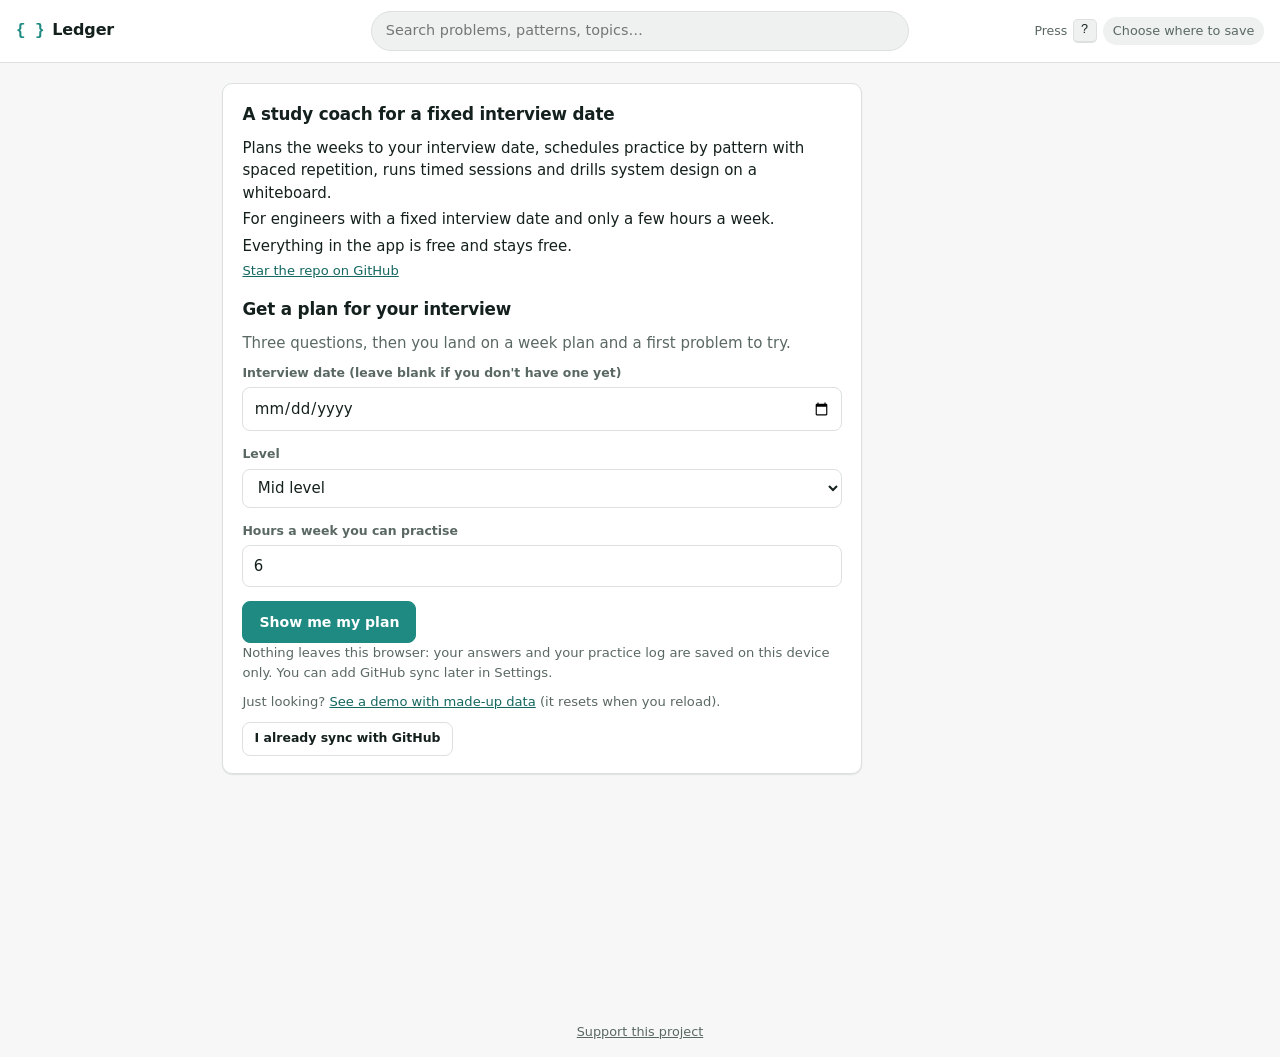
<file: site/index.html>
<!doctype html>
<html lang="en">
<head>
  <meta charset="utf-8" />
  <meta name="viewport" content="width=device-width, initial-scale=1, viewport-fit=cover" />
  <title>Ledger</title>
  <meta name="description" content="Spaced-repetition tracker, weak-pattern dashboard, and mock-interview trainer for coding interview prep." />
  <link rel="manifest" href="manifest.json" />
  <link rel="icon" href="icon.svg" type="image/svg+xml" />
  <meta name="theme-color" content="#123B3A" />
  <link rel="stylesheet" href="styles.css" />
</head>
<body>
  <!-- The nav is two rows of buttons, so without this a keyboard user tabs
       through every chapter and every page link before reaching the content —
       on every single view change. -->
  <a class="skip-link" href="#view-root">Skip to content</a>
  <header class="topbar">
    <h1 class="brand"><span class="brand-mark" aria-hidden="true">{ }</span> Ledger</h1>
    <!-- Filled in by app.js on any channel that isn't the published one. Not
         hidden behind a setting: the failure this prevents is not knowing which
         copy of the app you are looking at, and a badge you have to go and find
         does not prevent it. -->
    <span id="channel-badge" class="channel-badge" hidden></span>
    <!-- Search is the fastest way to anything in the app, so it gets the
         centre of the header and a real input rather than an icon that opens
         a dialog. Typing into it is the whole interaction. -->
    <div class="topbar-search">
      <input id="search-input" class="search-input" type="search" autocomplete="off"
             placeholder="Search problems, patterns, topics…" aria-label="Search"
             role="combobox" aria-expanded="false" aria-controls="search-results" />
      <div id="search-panel" class="search-panel" hidden></div>
    </div>
    <div class="row gap-sm" style="align-items:center">
      <!-- A shortcut nobody knows about may as well not exist. -->
      <button id="shortcut-hint" class="shortcut-hint" type="button"
              title="Keyboard shortcuts">Press <kbd>?</kbd></button>
      <span id="sync-status" class="status"></span>
    </div>
  </header>
  <nav id="tab-nav" class="tab-nav" aria-label="Sections" hidden></nav>
  <main id="view-root" tabindex="-1"></main>
  <!-- Outside <main> on purpose: every view swap replaces <main>, so a footer in here is never removed. Filled and
       unhidden by app.js (js/support-link.js); stays hidden if that script never runs. -->
  <footer id="support-footer" class="support-footer" hidden></footer>
  <!-- The plant, standing by on every page except Home so the "am I overdoing
       it" signal is visible while working rather than a page away. Inert by
       design: aria-hidden because the dashboard already states all of this in
       text for a screen reader, and pointer-events:none in the stylesheet so
       it can never be tapped out of a session by accident. -->
  <div id="plant-widget" class="plant-widget" aria-hidden="true" hidden></div>
  <div id="toast" role="status" aria-live="polite"></div>
  <!-- Switching view swaps the whole of <main> with no page load, which a
       screen reader is otherwise given no indication of. -->
  <div id="view-announcer" class="visually-hidden" role="status" aria-live="polite"></div>
  <script type="module" src="js/app.js"></script>
</body>
</html>
</file>
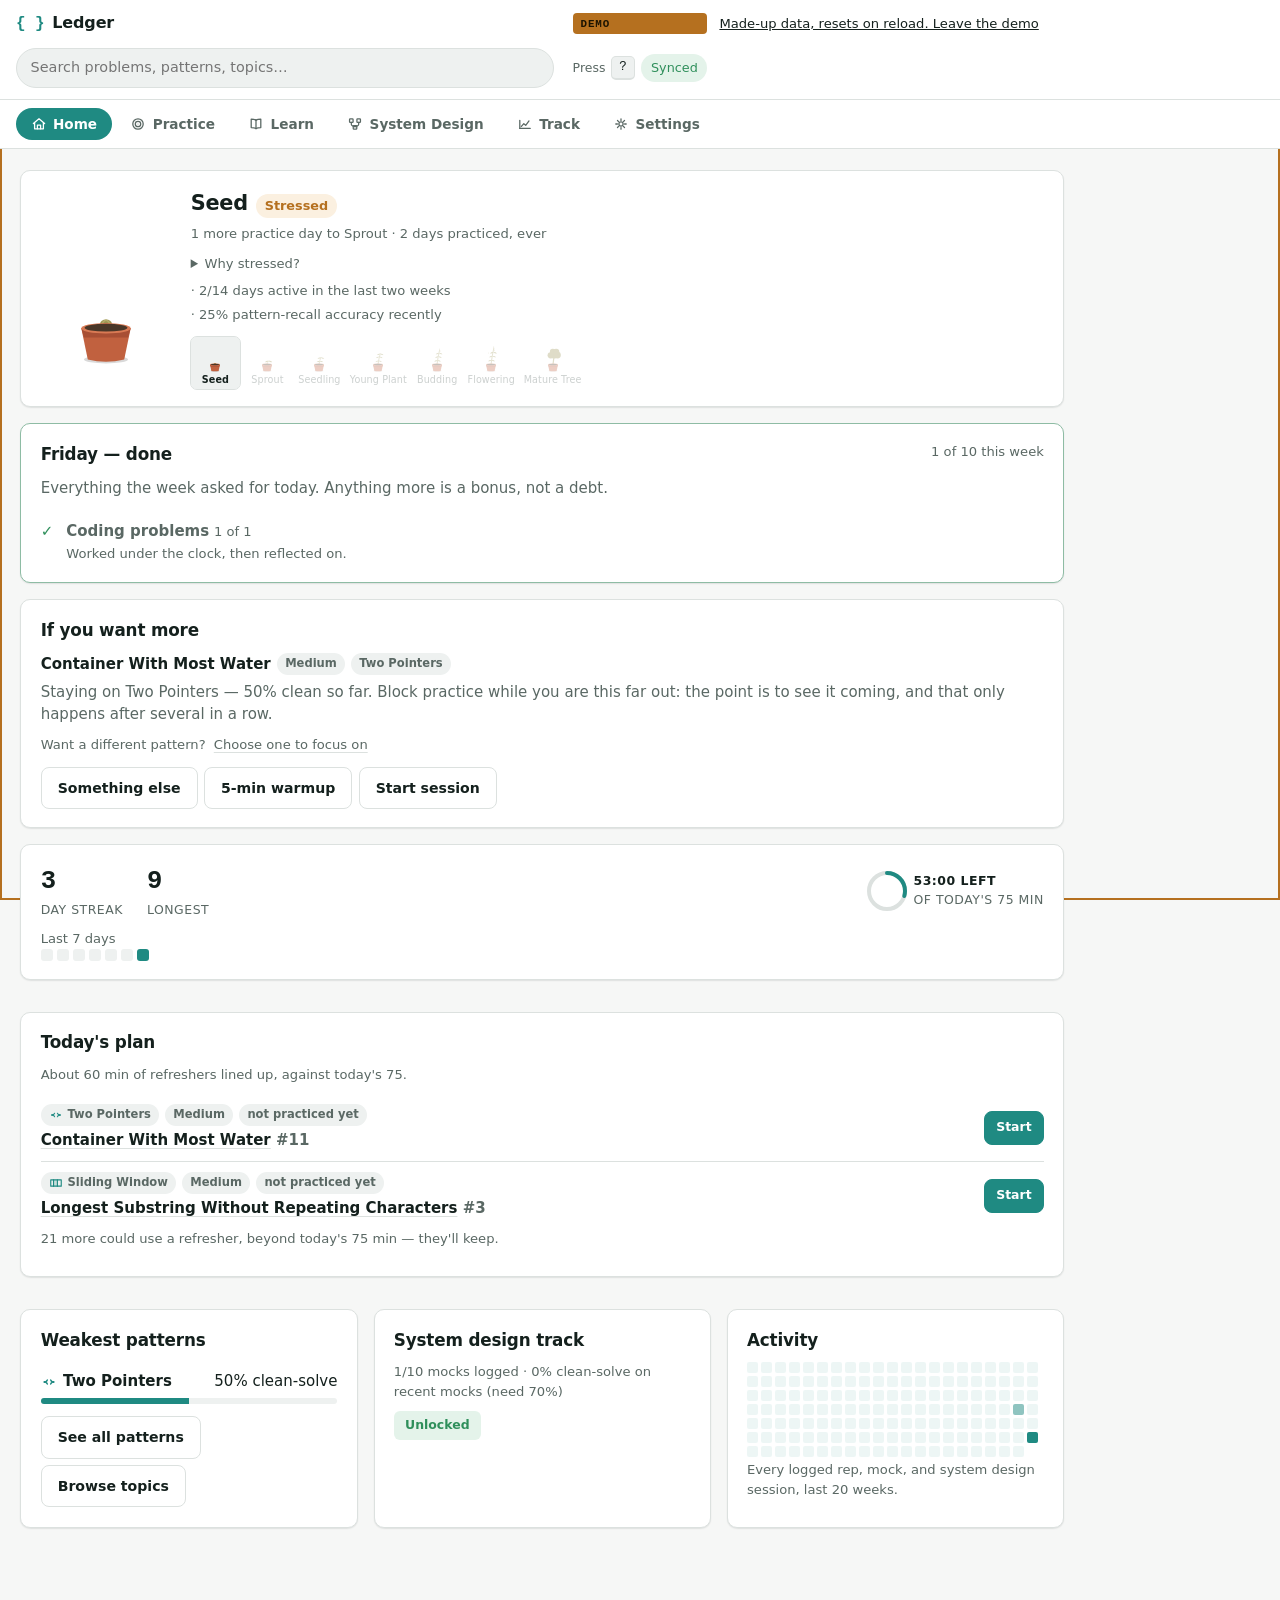
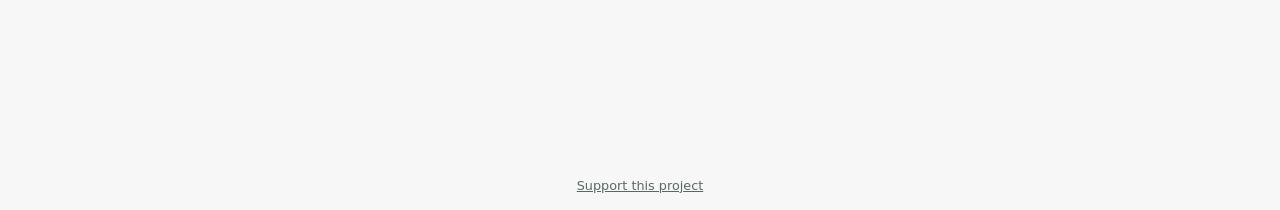
<file: site/demo/index.html>
<!doctype html>
<html lang="en">
<head>
  <base href="../" />
  <meta charset="utf-8" />
  <meta name="viewport" content="width=device-width, initial-scale=1, viewport-fit=cover" />
  <title>Ledger</title>
  <meta name="description" content="Spaced-repetition tracker, weak-pattern dashboard, and mock-interview trainer for coding interview prep." />
  <link rel="manifest" href="manifest.json" />
  <link rel="icon" href="icon.svg" type="image/svg+xml" />
  <meta name="theme-color" content="#123B3A" />
  <link rel="stylesheet" href="styles.css" />
</head>
<body>
  <!-- The nav is two rows of buttons, so without this a keyboard user tabs
       through every chapter and every page link before reaching the content —
       on every single view change. -->
  <a class="skip-link" href="demo/#view-root">Skip to content</a>
  <header class="topbar">
    <h1 class="brand"><span class="brand-mark" aria-hidden="true">{ }</span> Ledger</h1>
    <!-- Filled in by app.js on any channel that isn't the published one. Not
         hidden behind a setting: the failure this prevents is not knowing which
         copy of the app you are looking at, and a badge you have to go and find
         does not prevent it. -->
    <span id="channel-badge" class="channel-badge" hidden></span>
    <!-- Search is the fastest way to anything in the app, so it gets the
         centre of the header and a real input rather than an icon that opens
         a dialog. Typing into it is the whole interaction. -->
    <div class="topbar-search">
      <input id="search-input" class="search-input" type="search" autocomplete="off"
             placeholder="Search problems, patterns, topics…" aria-label="Search"
             role="combobox" aria-expanded="false" aria-controls="search-results" />
      <div id="search-panel" class="search-panel" hidden></div>
    </div>
    <div class="row gap-sm" style="align-items:center">
      <!-- A shortcut nobody knows about may as well not exist. -->
      <button id="shortcut-hint" class="shortcut-hint" type="button"
              title="Keyboard shortcuts">Press <kbd>?</kbd></button>
      <span id="sync-status" class="status"></span>
    </div>
  </header>
  <nav id="tab-nav" class="tab-nav" aria-label="Sections" hidden></nav>
  <main id="view-root" tabindex="-1"></main>
  <!-- Outside <main> on purpose: every view swap replaces <main>, so a footer in here is never removed. Filled and
       unhidden by app.js (js/support-link.js); stays hidden if that script never runs. -->
  <footer id="support-footer" class="support-footer" hidden></footer>
  <!-- The plant, standing by on every page except Home so the "am I overdoing
       it" signal is visible while working rather than a page away. Inert by
       design: aria-hidden because the dashboard already states all of this in
       text for a screen reader, and pointer-events:none in the stylesheet so
       it can never be tapped out of a session by accident. -->
  <div id="plant-widget" class="plant-widget" aria-hidden="true" hidden></div>
  <div id="toast" role="status" aria-live="polite"></div>
  <!-- Switching view swaps the whole of <main> with no page load, which a
       screen reader is otherwise given no indication of. -->
  <div id="view-announcer" class="visually-hidden" role="status" aria-live="polite"></div>
  <script type="module" src="demo/demo-boot.js"></script>
  <script type="module" src="js/app.js"></script>
</body>
</html>
</file>
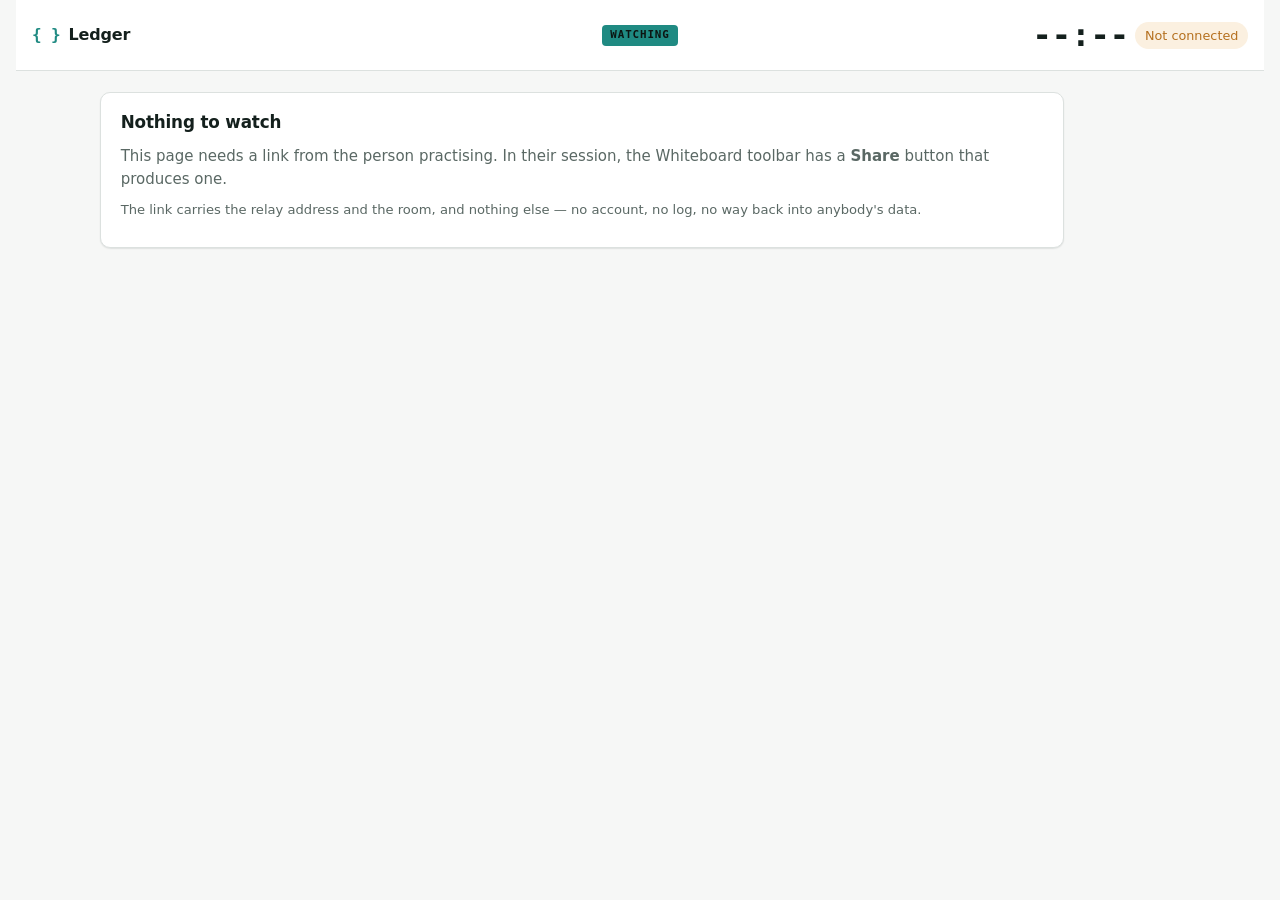
<file: site/interview.html>
<!doctype html>
<html lang="en">
<head>
  <meta charset="utf-8" />
  <meta name="viewport" content="width=device-width, initial-scale=1, viewport-fit=cover" />
  <title>Ledger — watching a session</title>
  <meta name="description" content="Watch a Ledger practice session live and record what you observed." />
  <meta name="robots" content="noindex" />
  <link rel="icon" href="icon.svg" type="image/svg+xml" />
  <meta name="theme-color" content="#123B3A" />
  <link rel="stylesheet" href="styles.css" />
</head>
<!--
  A separate page, and that is the point rather than an accident.

  It never imports store.js, so it has no GitHub config, no token, and no way
  to read a practice log even if something here were wrong. What the person
  watching can see is what arrives on the relay from one session: the problem,
  the drawing, the code. Prior attempts, soul statements and older code have
  nowhere to leak from, because on this side they do not exist.
-->
<body class="interview-body">
  <header class="topbar">
    <h1 class="brand"><span class="brand-mark" aria-hidden="true">{ }</span> Ledger</h1>
    <span class="channel-badge" style="background:var(--accent);color:#0c1512">Watching</span>
    <div class="row gap-sm" style="align-items:center;margin-left:auto">
      <span id="iv-phase" class="mock-phase"></span>
      <span id="iv-clock" class="session-clock">--:--</span>
      <span id="iv-status" class="status"></span>
    </div>
  </header>
  <main id="iv-root" tabindex="-1"></main>
  <div id="toast" role="status" aria-live="polite"></div>
  <script type="module" src="js/interview.js"></script>
</body>
</html>
</file>
<file: site/styles.css>
:root {
  --bg: #f6f7f6;
  --surface: #ffffff;
  --surface-alt: #eef1f0;
  --border: #dce1df;
  --text: #14201d;
  --text-muted: #5a6864;
  --accent: #1f8a82;
  --accent-strong: #146860;
  --accent-contrast: #ffffff;
  --good: #2f8f5b;
  --warn: #b5701f;
  --bad: #b23a35;
  --good-bg: #e4f3ea;
  --warn-bg: #fbf0e0;
  --bad-bg: #fbe7e5;
  --font-ui: system-ui, -apple-system, "Segoe UI", Roboto, sans-serif;
  --font-mono: ui-monospace, SFMono-Regular, Menlo, Consolas, monospace;
  --radius: 10px;
  --shadow: 0 1px 2px rgba(20, 32, 29, 0.06), 0 1px 1px rgba(20, 32, 29, 0.04);
  /* Page gutter scales with the viewport: a phone can't spare 2rem either
     side, and a 27" monitor looks wrong without it. */
  --page-pad: clamp(0.75rem, 1.6vw, 1.75rem);
}

@media (prefers-color-scheme: dark) {
  :root:not([data-theme="light"]) {
    --bg: #0e1512;
    --surface: #16201c;
    --surface-alt: #1c2723;
    --border: #28352f;
    --text: #e7efeb;
    --text-muted: #93a29b;
    --accent: #4fc3b8;
    --accent-strong: #7ed9cf;
    --accent-contrast: #06201c;
    --good: #59c98a;
    --warn: #e0a257;
    --bad: #e2827c;
    --good-bg: #17301f;
    --warn-bg: #332412;
    --bad-bg: #3a1c19;
    --shadow: 0 1px 2px rgba(0, 0, 0, 0.4);
  }
}
:root[data-theme="dark"] {
  --bg: #0e1512;
  --surface: #16201c;
  --surface-alt: #1c2723;
  --border: #28352f;
  --text: #e7efeb;
  --text-muted: #93a29b;
  --accent: #4fc3b8;
  --accent-strong: #7ed9cf;
  --accent-contrast: #06201c;
  --good: #59c98a;
  --warn: #e0a257;
  --bad: #e2827c;
  --good-bg: #17301f;
  --warn-bg: #332412;
  --bad-bg: #3a1c19;
  --shadow: 0 1px 2px rgba(0, 0, 0, 0.4);
}

* { box-sizing: border-box; }
html, body { height: 100%; }
body {
  margin: 0;
  background: var(--bg);
  color: var(--text);
  font-family: var(--font-ui);
  font-size: 15px;
  line-height: 1.5;
  -webkit-font-smoothing: antialiased;
}
h1, h2, h3 { text-wrap: balance; margin: 0 0 0.6rem; font-weight: 650; }
h2 { font-size: 1.05rem; letter-spacing: -0.01em; }
p { margin: 0 0 0.6rem; }
code { font-family: var(--font-mono); font-size: 0.9em; background: var(--surface-alt); padding: 0.1em 0.4em; border-radius: 4px; }
a { color: var(--accent-strong); }
[hidden] { display: none !important; }

/* Three columns rather than flex space-between, so the search bar is centred
   on the header itself. Under flex it was centred on whatever the brand and
   the status chips left over, and those change width as the sync state
   changes — the bar visibly drifted as the app saved. */
.topbar {
  position: sticky; top: 0; z-index: 10;
  display: grid; align-items: center;
  grid-template-columns: 1fr minmax(0, auto) 1fr;
  gap: 0.75rem;
  padding: 0.7rem 1rem;
  background: var(--surface);
  border-bottom: 1px solid var(--border);
}
.topbar > .row:last-child { justify-self: end; }
/* This is the document's h1, for heading structure — but the size is the
   wordmark's, not the browser's h1 default, so font-size and margin are stated
   explicitly rather than inherited. */
.brand {
  display: flex; align-items: baseline; gap: 0.5rem;
  margin: 0;
  font-size: 1rem;
  font-weight: 700;
  letter-spacing: -0.01em;
}
.brand-mark { font-family: var(--font-mono); color: var(--accent); }
.status { font-size: 0.8rem; padding: 0.25rem 0.6rem; border-radius: 999px; white-space: nowrap; }
.status-good { color: var(--good); background: var(--good-bg); }
.status-warn { color: var(--warn); background: var(--warn-bg); }
.status-bad { color: var(--bad); background: var(--bad-bg); }
.status-info { color: var(--text-muted); background: var(--surface-alt); }

.tab-nav {
  display: flex; flex-direction: column;
  background: var(--surface); border-bottom: 1px solid var(--border);
}
.nav-row {
  display: flex; align-items: center; gap: 0.25rem; overflow-x: auto;
  padding: 0.5rem 1rem; -webkit-overflow-scrolling: touch;
}
.nav-row::-webkit-scrollbar { display: none; }
.nav-row-primary { font-size: 0.95rem; }
.nav-row-secondary {
  padding-top: 0; padding-bottom: 0.5rem; gap: 0.35rem;
}
.nav-chapter-label {
  flex: none; font-size: 0.72rem; font-weight: 700; text-transform: uppercase;
  letter-spacing: 0.05em; color: var(--text-muted); padding-right: 0.15rem;
}
.icon { display: inline-block; vertical-align: middle; flex: none; }
.tab {
  flex: none; display: inline-flex; align-items: center; gap: 0.35rem;
  font-family: inherit; font-size: 0.85rem; font-weight: 600;
  color: var(--text-muted); background: transparent; border: 1px solid transparent;
  border-radius: 999px; padding: 0.45rem 0.85rem; cursor: pointer;
}
.tab:hover { color: var(--text); }
.tab.active { color: var(--accent-contrast); background: var(--accent); }
.tab-sub { font-size: 0.76rem; padding: 0.3rem 0.65rem; }
.tab-sub.active { background: var(--surface-alt); color: var(--text); border-color: var(--border); }

/* One 960px column used to govern every page, which meant the mastery table
   and a page of prose got identical width — cramped for the table on a large
   monitor, far too wide for the prose to read comfortably. Width is now a
   property of the content: app.js stamps a tier on <main> per page, and a tier
   only moves --page-max.

   Widening everything is not the goal. A line of body text wants roughly
   65-75 characters however large the display is, so the reading pages stay
   deliberately narrow. It's the grids, tables and catalogs that were being
   held back, and the workspace that wants the whole window. */
main {
  width: 100%;
  max-width: var(--page-max, 1120px);
  margin-inline: auto;
  padding: var(--page-pad);
  display: block;
}
/* Dashboards, catalogs and wide tables: as much room as the screen offers. */
main.page-wide { --page-max: 1560px; }
/* Prose. Narrower than the default, on purpose. */
main.page-read { --page-max: 880px; }
/* The session workspace is an IDE, not a document — it owns its own edges. */
main.page-full { --page-max: none; padding: 0; }

/* A button that is given no surface of its own should look like the page it
   is on, not like the operating system. Without this the component library
   shipped as light-grey UA buttons in a dark theme, with near-white headings
   on them that could not be read at all — the class list said `index-card`
   where every other index says `card index-card`, and nothing failed. */
button { background: transparent; color: inherit; }

.card {
  background: var(--surface);
  border: 1px solid var(--border);
  border-radius: var(--radius);
  box-shadow: var(--shadow);
  padding: 1.1rem 1.2rem;
  margin-bottom: 1rem;
}
.grid { display: grid; gap: 1rem; }
.dashboard-grid { grid-template-columns: 1fr; }
@media (min-width: 720px) {
  .dashboard-grid { grid-template-columns: 1fr 1fr; }
  .dashboard-grid .streak-card, .dashboard-grid > .card:nth-child(2) { grid-column: 1 / -1; }
}
/* Past roughly 1200px two columns leave a lot of empty card; a third keeps the
   cards at a readable width instead of letting each one sprawl. The recommendation
   and today's plan stay full-bleed at the top — they're what the page is for. */
@media (min-width: 1200px) {
  .dashboard-grid { grid-template-columns: repeat(3, 1fr); }
}

.muted { color: var(--text-muted); }
.small { font-size: 0.82rem; }
.empty { color: var(--text-muted); font-style: italic; }
.row { display: flex; align-items: center; }
.gap { gap: 0.75rem; flex-wrap: wrap; }
.gap-sm { gap: 0.4rem; flex-wrap: wrap; }
.space-between { justify-content: space-between; }

.stat-row { display: flex; gap: 1.5rem; flex-wrap: wrap; }
.stat { display: flex; flex-direction: column; }
.stat-num { font-family: var(--font-mono); font-size: 1.6rem; font-weight: 700; font-variant-numeric: tabular-nums; }
.stat-label { color: var(--text-muted); font-size: 0.78rem; text-transform: uppercase; letter-spacing: 0.04em; }

.queue-list, .pattern-mini-list, .journal-list, .checklist { list-style: none; margin: 0; padding: 0; }
.queue-item {
  display: flex; align-items: center; justify-content: space-between; gap: 0.75rem;
  padding: 0.6rem 0; border-bottom: 1px solid var(--border);
}
.queue-item:last-child { border-bottom: none; }
/* Rows in the bank are focusable so they can be walked with the arrow keys;
   the browser's own ring is the highlight, which keeps it consistent with
   every other focusable thing on the page. */
.queue-item:focus-visible {
  outline: 2px solid var(--accent); outline-offset: -2px; border-radius: 6px;
}
.queue-name { font-weight: 600; margin-top: 0.2rem; }
.pattern-mini-list li { padding: 0.5rem 0; border-bottom: 1px solid var(--border); }
.pattern-mini-list li:last-child { border-bottom: none; }

.journal-list li { padding: 0.7rem 0; border-bottom: 1px solid var(--border); }
.journal-list li:last-child { border-bottom: none; }
.journal-list p { white-space: pre-wrap; margin-top: 0.3rem; }

.pill {
  font-size: 0.72rem; font-weight: 600; padding: 0.15rem 0.5rem; border-radius: 999px;
  background: var(--surface-alt); color: var(--text-muted);
}
.pill-muted { background: var(--surface-alt); color: var(--text-muted); }
.pill-warn { background: var(--warn-bg); color: var(--warn); }
.pill-good { background: var(--good-bg); color: var(--good); }
/* Missing until the outcome pills stopped being hand-written: the table has
   said "failed" is bad since it was written, and the hand-copied pill map
   quietly called it a warning instead, which is why nothing ever asked for
   this rule. */
.pill-bad { background: var(--bad-bg); color: var(--bad); }

.badge { display: inline-block; font-size: 0.78rem; font-weight: 700; padding: 0.3rem 0.7rem; border-radius: 6px; }
.badge-good { background: var(--good-bg); color: var(--good); }
.badge-warn { background: var(--warn-bg); color: var(--warn); }
.badge-bad { background: var(--bad-bg); color: var(--bad); }

.bar { height: 6px; border-radius: 999px; background: var(--surface-alt); overflow: hidden; margin: 0.3rem 0; }
.bar-fill { height: 100%; background: var(--accent); }
.bar-inline { display: inline-block; width: 70px; vertical-align: middle; margin-right: 0.5rem; margin-bottom: 0; }

.table-wrap { overflow-x: auto; }
.table { width: 100%; border-collapse: collapse; font-size: 0.88rem; }
.table th, .table td { text-align: left; padding: 0.5rem 0.6rem; border-bottom: 1px solid var(--border); white-space: nowrap; }
.table th { color: var(--text-muted); font-weight: 600; font-size: 0.75rem; text-transform: uppercase; letter-spacing: 0.03em; }
.table td.num, .table th:nth-child(n+2) { font-variant-numeric: tabular-nums; }

.form { display: flex; flex-direction: column; gap: 0.85rem; }
/* A flex column stretches every child, which made each form's submit button
   span the full card — reading as a far weightier action than "add a note".
   Fields still fill the width; the button takes the width of its label, like
   every other button in the app. */
.form > .btn { align-self: flex-start; }
.two-col { display: grid; grid-template-columns: 1fr; gap: 0.85rem; }
@media (min-width: 560px) { .two-col { grid-template-columns: 1fr 1fr; } }
/* Checkboxes, radios and range sliders are drawn by the browser, and left to
   themselves they are drawn in the browser's blue — which in a dark teal theme
   reads as a control belonging to some other application. One property themes
   every one of them. */
:root { accent-color: var(--accent); }

.field { display: flex; flex-direction: column; gap: 0.3rem; }
.field.inline { flex-direction: row; align-items: center; gap: 0.6rem; }
/* `flex-start`, not `center`: a control centred against its whole label drifts
   down as the label wraps, so the four options of one radio group sat at three
   different heights the moment two of the descriptions ran to a second line.
   Aligning to the top puts every control on its own first line. The margin is
   what `center` was doing usefully — optically centring the box on that line
   rather than hanging it off the cap height. */
.checkbox-field { flex-direction: row; align-items: flex-start; gap: 0.5rem; }

/* A row of choices, as opposed to a row of pills — which is what `.row` is for,
   and why its `center` is right there and wrong here. Each label is as tall as
   its own description, so centring them against the tallest one put the four
   options of a radio group on two different lines. */
.choice-row { display: flex; flex-wrap: wrap; align-items: flex-start; gap: 0.4rem; }
.choice-row > .checkbox-field { flex: 1 1 12rem; }
.checkbox-field input { margin-top: 0.2rem; flex: none; }
.label { font-size: 0.78rem; font-weight: 600; color: var(--text-muted); }
.input, .select, .textarea {
  font: inherit; color: var(--text); background: var(--surface);
  border: 1px solid var(--border); border-radius: 8px; padding: 0.55rem 0.65rem;
  width: 100%;
}
.input:focus, .select:focus, .textarea:focus { outline: 2px solid var(--accent); outline-offset: 1px; }
.textarea { resize: vertical; font-family: inherit; }
.fieldset { border: 1px dashed var(--border); border-radius: 8px; padding: 0.85rem; display: flex; flex-direction: column; gap: 0.7rem; margin: 0; }

.chip-group { display: flex; flex-wrap: wrap; gap: 0.4rem; }
.chip {
  display: inline-flex; align-items: center; gap: 0.35rem;
  font-size: 0.78rem; padding: 0.3rem 0.6rem; border: 1px solid var(--border); border-radius: 999px;
  cursor: pointer; user-select: none; background: var(--surface);
}
.chip:has(input:checked) { background: var(--accent); color: var(--accent-contrast); border-color: var(--accent); }
.chip input { margin: 0; }

.btn {
  font: inherit; font-weight: 600; font-size: 0.88rem;
  border-radius: 8px; padding: 0.6rem 1rem; border: 1px solid var(--border);
  background: var(--surface); color: var(--text); cursor: pointer;
  min-height: 40px;
  /* Some buttons are links — "open the problem" genuinely navigates — and
     without this they arrive underlined and in link blue, looking like a
     different kind of control than the buttons beside them. */
  display: inline-flex; align-items: center; justify-content: center;
  text-decoration: none;
}
a.btn, a.btn:hover { color: var(--text); }
a.btn-primary { color: var(--accent-contrast); }
.btn:hover { border-color: var(--accent); }
.btn:focus-visible { outline: 2px solid var(--accent); outline-offset: 2px; }
.btn-primary { background: var(--accent); border-color: var(--accent); color: var(--accent-contrast); }
.btn-primary:hover { background: var(--accent-strong); border-color: var(--accent-strong); }
.btn-ghost { background: transparent; }
.btn-sm { padding: 0.4rem 0.7rem; font-size: 0.78rem; min-height: 34px; }
.file-btn { position: relative; }

/* The setup and conflict screens render with no nav, so `main` keeps whatever
   width the last view asked for — a connect form stretched to 1120px reads
   like a table. This is the one card on screen; it sets its own measure. */
.setup-card { max-width: 640px; margin-inline: auto; }
/* The first-screen pitch: tight spacing so the form stays near the top of a phone screen. */
.pitch { margin-bottom: 1rem; }
.pitch p { margin: 0.25rem 0; }
.setup-choices { display: flex; flex-direction: column; align-items: flex-start; gap: 0.4rem; }
.setup-choices .small { margin: 0 0 0.8rem; }

ol.setup-steps { padding-left: 1.2rem; display: flex; flex-direction: column; gap: 0.4rem; margin-bottom: 1rem; }

.banner { border-left: 4px solid var(--border); }
.banner-warn { border-left-color: var(--warn); }
.banner-bad { border-left-color: var(--bad); }

.mock-timer {
  font-family: var(--font-mono); font-size: 3rem; font-weight: 700;
  text-align: center; padding: 1rem 0; font-variant-numeric: tabular-nums;
}
.mock-timer.overtime { color: var(--bad); }
.checklist li { padding: 0.35rem 0; }
/* The box is one flex item and everything said about it is the other, so a
   name and its description flow as one paragraph. Left as bare text nodes they
   were two items that each wrapped at their own width, and the design
   session's component list — a name plus a sentence on every row — came out as
   nine rows whose descriptions started at nine different places.
   flex-start rather than center, because a row that wraps should start level
   with its box instead of straddling it. */
.checklist label { display: flex; align-items: flex-start; gap: 0.5rem; }
.checklist label input { flex: none; margin-top: 0.2rem; }

#toast {
  position: fixed; left: 50%; bottom: 1.2rem; transform: translate(-50%, 12px);
  background: var(--text); color: var(--bg);
  padding: 0.6rem 1rem; border-radius: 8px; font-size: 0.85rem;
  opacity: 0; pointer-events: none; transition: opacity 0.2s, transform 0.2s;
}
#toast.show { opacity: 1; transform: translate(-50%, 0); }

/* ---------- Section index (chapter table of contents) ---------- */
.index-intro { margin-bottom: 0; }
.index-intro h2 { margin-bottom: 0.25rem; }
.index-intro p { margin: 0; }
.index-grid { display: grid; grid-template-columns: repeat(auto-fill, minmax(220px, 1fr)); gap: 1rem; margin-top: 1rem; }
.index-card {
  /* Flex, not block, because these are <button>s: a button centres its content
     inside its box, and a grid stretches every card to the tallest one. So a
     card whose description runs to three lines sat 10px lower than its
     four-line neighbour, and a row of headings that should read as one line
     didn't. Flex column lays them out from the top instead. */
  display: flex; flex-direction: column; align-items: stretch;
  width: 100%; text-align: left; cursor: pointer;
  font: inherit; color: inherit;
}
.index-card:hover { border-color: var(--accent); }
.index-card h3 { margin: 0 0 0.4rem; font-size: 1rem; }
.index-card p { margin: 0; }

/* ---------- Plant ---------- */
.plant-card {
  display: flex; align-items: center; gap: 1.25rem; flex-wrap: wrap;
}
.plant-illustration { display: block; flex: none; }
.plant-sway {
  animation: plant-sway var(--plant-sway-duration, 4s) ease-in-out infinite;
  transform-origin: 100px 182px;
}
@keyframes plant-sway {
  0%, 100% { transform: rotate(-2deg); }
  50% { transform: rotate(2deg); }
}
.plant-vitality-stressed .plant-illustration { filter: saturate(0.8); }
.plant-vitality-wilting .plant-illustration { filter: saturate(0.55) brightness(0.94); }
/* A leaf on the soil is a past event, not a live part of the plant — it reads
   as one by sitting back from the drawing rather than swaying with it. */
.plant-fallen { opacity: 0.85; }
.plant-info { flex: 1; min-width: 220px; }
.plant-stage-row { display: flex; align-items: baseline; gap: 0.5rem; flex-wrap: wrap; margin-bottom: 0.3rem; }
.plant-stage-name { font-size: 1.3rem; font-weight: 700; letter-spacing: -0.01em; }
.plant-vitality-label { font-size: 0.8rem; font-weight: 600; padding: 0.15rem 0.55rem; border-radius: 999px; }
.plant-vitality-label.thriving { background: var(--good-bg); color: var(--good); }
.plant-vitality-label.steady { background: var(--surface-alt); color: var(--text-muted); }
.plant-vitality-label.stressed { background: var(--warn-bg); color: var(--warn); }
.plant-vitality-label.wilting { background: var(--bad-bg); color: var(--bad); }
.plant-signals { list-style: none; margin: 0.5rem 0 0; padding: 0; display: flex; flex-direction: column; gap: 0.25rem; font-size: 0.82rem; color: var(--text-muted); }
.plant-signals li::before { content: "· "; }
.plant-mini { vertical-align: middle; }
.plant-mini .plant-sway { animation-duration: 5s; }
.plant-toast-row { display: flex; align-items: center; gap: 0.5rem; }

/* ---------- Diagrams ---------- */
.diagram {
  border: 1px solid var(--border); border-radius: 10px; padding: 0.85rem;
  background: var(--surface-alt); margin: 0.75rem 0;
}
.diagram-title { font-weight: 650; font-size: 0.88rem; margin: 0 0 0.5rem; }
.diagram-canvas { overflow-x: auto; }
.diagram-svg { display: block; min-width: 260px; }
.diagram-caption {
  margin: 0.6rem 0 0; font-size: 0.85rem; color: var(--text); min-height: 2.4em;
}
.diagram-controls { display: flex; align-items: center; gap: 0.5rem; margin-top: 0.5rem; }
.diagram-btn {
  font: inherit; font-size: 0.8rem; font-weight: 600; cursor: pointer;
  background: var(--surface); color: var(--text); border: 1px solid var(--border);
  border-radius: 7px; padding: 0.3rem 0.6rem; min-width: 2.2rem;
}
.diagram-btn:hover { border-color: var(--accent); }
.diagram-btn-play { min-width: 2.4rem; }
.diagram-dots { display: flex; gap: 0.3rem; margin-left: auto; }
.diagram-dot { width: 6px; height: 6px; border-radius: 50%; background: var(--border); }
.diagram-dot.active { background: var(--accent); }

.diagram-box {
  fill: var(--surface); stroke: var(--border); stroke-width: 1.5;
  transition: fill 0.3s ease, stroke 0.3s ease;
}
.diagram-box-text { fill: var(--text); font-size: 15px; font-family: var(--font-mono); font-variant-numeric: tabular-nums; }
.diagram-box-text-sm { font-size: 12px; }
.diagram-box-highlight { fill: var(--good-bg); stroke: var(--good); }
.diagram-box-active { fill: var(--accent); stroke: var(--accent-strong); }
.diagram-box-active + text, g:has(> .diagram-box-active) .diagram-box-text { fill: var(--accent-contrast); }
.diagram-box-dim { opacity: 0.35; }
.diagram-box-source { stroke-dasharray: 2 2; }

.diagram-pointer { transition: transform 0.5s cubic-bezier(0.4, 0, 0.2, 1); opacity: 0; }
.diagram-pointer-label { font-size: 11px; font-weight: 700; }

.diagram-stack-item { animation: diagram-pop-in 0.3s ease; }
@keyframes diagram-pop-in {
  from { transform: translate(4px, 20px); opacity: 0; }
  to { opacity: 1; }
}

.diagram-axis-label { font-size: 10px; fill: var(--text-muted); }

.diagram-node { fill: var(--surface); stroke: var(--border); stroke-width: 1.6; transition: fill 0.3s, stroke 0.3s; }
.diagram-node-text { fill: var(--text); font-size: 11px; font-weight: 700; }
.diagram-node-active { fill: var(--accent); stroke: var(--accent-strong); }
.diagram-node-active ~ .diagram-node-text, g:has(> .diagram-node-active) .diagram-node-text { fill: var(--accent-contrast); }
.diagram-node-done { fill: var(--good-bg); stroke: var(--good); }
.diagram-edge { stroke: var(--border); stroke-width: 1.6; transition: stroke 0.3s, stroke-width 0.3s; }
.diagram-edge-active { stroke: var(--accent); stroke-width: 2.6; }
.diagram-edge-done { stroke: var(--good); stroke-width: 2.2; }
.diagram-edge-label { font-size: 9px; fill: var(--text-muted); }

@media (prefers-reduced-motion: reduce) {
  .diagram-pointer, .diagram-box, .diagram-node, .diagram-edge { transition: none; }
  .diagram-stack-item { animation: none; }
}

/* ---------- Icons & pattern identity ---------- */
.pattern-icon { display: inline-flex; color: var(--accent); flex: none; }
.pill-icon { display: inline-flex; align-items: center; gap: 0.3rem; }
.table-row-link { cursor: pointer; }
.table-row-link:hover td { background: var(--surface-alt); }
.topic-index-card { display: flex; flex-direction: column; gap: 0.4rem; }
.topic-index-icon { display: inline-flex; color: var(--accent); flex: none; }
.topic-index-icon-lg { padding: 0.5rem; background: var(--surface-alt); border-radius: 10px; }
.topic-detail-header { margin-bottom: 0.75rem; }
.topic-hook {
  font-size: 1.05rem; font-weight: 550; line-height: 1.4; margin: 0 0 0.75rem;
  padding-left: 0.75rem; border-left: 3px solid var(--accent);
}
.nav-icon-label { display: inline-flex; align-items: center; gap: 0.4rem; }

/* ---------- Session (Workspace / Reflect / Warmup) ---------- */
.session-cta-card { border-color: var(--accent); }
.session-cta-row { flex-wrap: wrap; gap: 0.75rem; }
/* The pre-start screen is a reading screen — you're deciding whether to start
   the clock, not working — so it keeps a comfortable column. The live
   workspace below is the opposite and takes the whole window. */
.session-card { max-width: 720px; margin: 0 auto; }
.session-problem-title { margin-top: 0.3rem; }

/* ---------- Live workspace ----------

   Three panes — statement, code, whiteboard — sized by fractions that
   js/split-pane.js writes onto grid-template-columns as the user drags. The
   whole thing is pinned to the viewport rather than scrolling with the page:
   during a session the workspace IS the page, and an editor that scrolls out
   of view while you're typing in it is worse than a short one.

   100dvh, not 100vh: on mobile Safari the URL bar is included in vh, so the
   submit row sat permanently under the bottom chrome. */
.ws {
  display: flex;
  flex-direction: column;
  height: calc(100dvh - var(--chrome-height, 0px));
  overflow: hidden;
}
.ws-bar {
  display: flex; align-items: center; gap: 1rem; flex-wrap: wrap;
  padding: 0.6rem var(--page-pad);
  border-bottom: 1px solid var(--border);
  background: var(--surface);
}
.ws-bar-id { min-width: 0; flex: 1 1 16rem; }

/* A mock's clock runs down, and the last stretch should feel different from
   the middle — that pressure is the thing being practised. */
.clock-urgent { color: var(--warn); }
.clock-overrun { color: var(--bad); }

.mock-phase {
  display: flex; flex-direction: column; gap: 0.1rem;
  padding: 0.3rem 0.7rem; border-left: 3px solid var(--warn);
  max-width: 24rem;
}
/* It is filled by the tick, which has not run yet on a first render and never
   runs at all on the watcher's page until somebody connects. Without this the
   rule that marks the phase is drawn with no phase beside it — an orange tick
   floating in the header. */
.mock-phase:empty { display: none; }
.mock-phase-label {
  font-size: 0.7rem; font-weight: 700; text-transform: uppercase;
  letter-spacing: 0.05em; color: var(--warn);
}
.mock-phase-prompt { font-size: 0.8rem; color: var(--text-muted); }
.ws-bar-id .session-problem-title { font-size: 1.05rem; margin: 0.2rem 0 0; }
.ws-bar-actions { display: flex; align-items: center; gap: 0.4rem; flex-wrap: wrap; margin-left: auto; }
.ws-bar .session-clock { font-size: 1.5rem; }

.ws-panes {
  flex: 1;
  display: grid;
  min-height: 0;   /* without this a grid child refuses to shrink and the row overflows */
  background: var(--bg);
  padding-inline: 0.5rem;
}
.ws-pane {
  display: flex; flex-direction: column; min-width: 0; min-height: 0;
  background: var(--surface);
  border: 1px solid var(--border);
  border-radius: var(--radius);
  margin: 0.5rem 0;
  overflow: hidden;
}
.ws-pane-head {
  display: flex; align-items: center; justify-content: space-between; gap: 0.5rem;
  padding: 0.4rem 0.7rem;
  border-bottom: 1px solid var(--border);
  background: var(--surface-alt);
  flex: 0 0 auto;
}
.ws-pane-body { flex: 1; min-height: 0; overflow: auto; padding: 0.7rem 0.8rem; }
/* The editor and the board manage their own padding and must fill the pane. */
.ws-pane-body-flush { padding: 0; display: flex; flex-direction: column; }

.ws-splitter {
  cursor: col-resize;
  background: transparent;
  position: relative;
}
/* The hit area is the full 8px track, but only a hairline is drawn — a thick
   visible bar between every pane turns the workspace into a grid of boxes. */
.ws-splitter::after {
  content: ""; position: absolute; inset-block: 0; left: 50%;
  width: 1px; transform: translateX(-50%);
  background: var(--border);
}
.ws-splitter:hover::after, .ws-splitter.dragging::after, .ws-splitter:focus-visible::after {
  width: 3px; background: var(--accent);
}
.ws-splitter:focus-visible { outline: none; }

.code-editor-fill { flex: 1; min-height: 0; border: none; border-radius: 0; }
/* Both classes are on the same element, and `.code-editor-host .CodeMirror`
   sets a fixed 220px further down this file. At equal specificity that one
   would win on source order and the editor would keep its short default height
   inside a full-height pane, so this deliberately qualifies with both. */
.code-editor-host.code-editor-fill .CodeMirror { height: 100%; }
.ws-prior-code {
  flex: 0 0 auto; max-height: 40%; overflow: auto;
  border-top: 1px solid var(--border); padding: 0.5rem 0.8rem;
}
.ws-prior-code summary { cursor: pointer; }
.ws-checklist { flex: 0 0 auto; border-top: 1px solid var(--border); padding: 0.6rem 0.8rem; }

.ws-statement { white-space: pre-wrap; font-size: 0.9rem; line-height: 1.55; }
.ws-statement-empty { display: flex; flex-direction: column; gap: 0.6rem; align-items: flex-start; }
.ws-statement-input { width: 100%; font-family: var(--font-mono); font-size: 0.82rem; }
.select-xs { padding: 0.15rem 0.4rem; font-size: 0.78rem; width: auto; }
.btn-xs { padding: 0.15rem 0.5rem; font-size: 0.75rem; min-height: 0; }

/* The standalone Whiteboard page sizes its canvas to a fixed 360px, which is
   right for a scratchpad sitting in a column of cards. Where the board is a
   whole pane — the coding workspace and the design session — it fills the
   height it has been given instead.
   One rule for both, because there were two and they drifted: the design
   session's copy gave the canvas `height: 100%` of the host without making the
   host a column, so the toolbar and a full-height canvas together overflowed
   the pane. The pane scrolls, so the first stroke near the top scrolled the
   toolbar out of sight and there was no way to change tool or colour again. */
.board-host { flex: 1; min-height: 0; display: flex; flex-direction: column; padding: 0.5rem; }
.board-host .wb-stage { flex: 1; min-height: 0; }

/* Side-by-side panes need width. Below this the workspace stacks: the statement
   and code become full-width rows you scroll between, and dragging a splitter
   sideways stops making sense, so the splitters go away entirely. */
@media (max-width: 860px) {
  .ws { height: auto; overflow: visible; }
  /* split-pane.js writes the grid template as an inline style, which only an
     !important can override. Stacked, there are no columns left to size. */
  .ws-panes { grid-template-columns: 1fr !important; padding-inline: 0; }
  .ws-splitter { display: none; }
  .ws-pane { margin: 0.4rem var(--page-pad); }
  .ws-pane-body { max-height: 70vh; }
  /* Both class names, to outrank .code-editor-host.code-editor-fill, which
     sizes the editor to its pane on a wide screen. Stacked, the pane has no
     height of its own to fill, so height:100% collapsed the editor to 28px —
     a code pane you cannot type in. It gets a real height from the viewport
     here instead. */
  .code-editor-host.code-editor-fill .CodeMirror { height: 55vh; }
  /* Once stacked both panes are auto-height, and without a floor the statement
     takes the column and leaves the editor a sliver. */
  #ws-pane-code .ws-pane-body { min-height: 55vh; }
  #ws-pane-statement .ws-pane-body { max-height: 40vh; }
  .board-host { min-height: 50vh; }
}
.session-clock-group { display: flex; flex-direction: column; gap: 0.1rem; }
.session-clock {
  font-family: var(--font-mono); font-size: 2rem; font-weight: 700;
  font-variant-numeric: tabular-nums; white-space: nowrap;
}
/* Quiet on purpose: the question's clock is the one being worked to, and this
   is the ceiling behind it. It should be readable in a glance down, not
   competing with the number above it. */
.session-day {
  font-size: 0.72rem; font-weight: 600; color: var(--text-muted);
  white-space: nowrap;
}
.session-exit {
  background: transparent; color: var(--bad); border-color: transparent;
  font-weight: 700;
}
.session-nav-label { font-weight: 650; color: var(--text-muted); font-size: 0.85rem; }
.code-editor-tall .CodeMirror { height: 320px; }
.pattern-reveal { margin-top: 0.6rem; padding: 0.75rem; border-radius: 8px; background: var(--surface-alt); }
.pattern-reveal p { margin: 0 0 0.4rem; font-size: 0.88rem; }
.pattern-reveal p:last-child { margin-bottom: 0; }

/* ---------- Heatmap, sparkline, ring, outcome glyphs, week strip ---------- */
.heatmap { display: block; }
/* Only the days with something in them are interactive, so only those get the
   affordance. */
.heat-cell { cursor: pointer; }
.heat-cell:hover { stroke: var(--accent); stroke-width: 1.5; }
.heat-cell:focus-visible { outline: 2px solid var(--accent); outline-offset: 1px; }
.sparkline { display: block; }
.sparkline polyline { fill: none; stroke: var(--accent); stroke-width: 1.6; stroke-linecap: round; stroke-linejoin: round; }
.ring circle:nth-child(2) { transition: stroke-dashoffset 0.4s ease; }
.ring-label { font-size: 11px; font-weight: 700; fill: var(--text); font-variant-numeric: tabular-nums; }
.outcome-icon {
  display: inline-flex; align-items: center; justify-content: center;
  width: 1.15em; height: 1.15em; border-radius: 50%; font-size: 0.72rem; font-weight: 700;
  flex: none;
}
.outcome-good { background: var(--good-bg); color: var(--good); }
.outcome-warn { background: var(--warn-bg); color: var(--warn); }
.outcome-bad { background: var(--bad-bg); color: var(--bad); }
.week-strip { display: block; }
/* `auto` rather than a fixed gap: the stat is the last line of a card whose
   height the tallest sibling decides, so it belongs against the bottom edge
   where every card's stat lines up, not trailing whatever text precedes it. */
.index-card-stat { font-size: 0.76rem; font-weight: 700; color: var(--accent); margin-top: auto; padding-top: 0.3rem; }
.backlog-bar { display: flex; height: 10px; border-radius: 999px; overflow: hidden; margin: 0.5rem 0; background: var(--surface-alt); }
.backlog-seg { height: 100%; }
.backlog-legend { display: flex; gap: 1rem; flex-wrap: wrap; font-size: 0.78rem; color: var(--text-muted); margin-bottom: 0.75rem; }
.backlog-legend span::before { content: ""; display: inline-block; width: 8px; height: 8px; border-radius: 2px; margin-right: 0.3rem; vertical-align: middle; background: var(--_c, var(--text-muted)); }

/* ---------- Topics ---------- */
.topic-card summary {
  cursor: pointer; list-style: none; display: flex; align-items: center; justify-content: space-between;
  gap: 0.5rem; font-weight: 650; font-size: 1.05rem;
}
.topic-card summary::-webkit-details-marker { display: none; }
.topic-card summary::before { content: "▸"; color: var(--text-muted); margin-right: 0.5rem; font-size: 0.8em; }
.topic-card[open] summary::before { content: "▾"; }
.topic-card[open] summary { margin-bottom: 0.75rem; }
.topic-title { flex: 1; }
.tight-list { margin: 0 0 0.6rem; padding-left: 1.2rem; display: flex; flex-direction: column; gap: 0.25rem; }
.resource-list { list-style: none; padding: 0; margin: 0 0 0.6rem; display: flex; flex-direction: column; gap: 0.3rem; }
.resource-list li { display: flex; align-items: center; justify-content: space-between; gap: 0.5rem; }
.resource-form { flex-direction: row; flex-wrap: wrap; gap: 0.5rem; margin-bottom: 0.5rem; }
.resource-form .input { flex: 1; min-width: 10rem; width: auto; }
.btn-icon {
  background: transparent; border: none; color: var(--text-muted); cursor: pointer;
  font-size: 1.1rem; line-height: 1; padding: 0.1rem 0.4rem; border-radius: 4px;
}
.btn-icon:hover { color: var(--bad); background: var(--bad-bg); }

/* ---------- Code editor ---------- */
.code-editor-host { border: 1px solid var(--border); border-radius: 8px; overflow: hidden; }
.code-editor-host .CodeMirror { height: 220px; font-family: var(--font-mono); font-size: 0.85rem; }
.code-view .CodeMirror { height: auto; max-height: 320px; }
.code-view { margin-top: 0.5rem; }
/* CodeMirror injects its own stylesheet at runtime, after this one, so an
   equal-specificity override here would lose the cascade — !important is
   deliberate: this is retinting a third-party default, not app styling. */
.CodeMirror { background: var(--surface) !important; color: var(--text) !important; }
.CodeMirror-gutters { background: var(--surface-alt) !important; border-right: 1px solid var(--border) !important; }
.CodeMirror-linenumber { color: var(--text-muted) !important; }
.CodeMirror-cursor { border-left-color: var(--text) !important; }
.CodeMirror-selected { background: color-mix(in srgb, var(--accent) 25%, transparent) !important; }
.cm-s-default .cm-keyword { color: var(--accent) !important; }
.cm-s-default .cm-string, .cm-s-default .cm-string-2 { color: var(--good) !important; }
.cm-s-default .cm-comment { color: var(--text-muted) !important; font-style: italic; }
.cm-s-default .cm-number { color: var(--warn) !important; }
.cm-s-default .cm-def, .cm-s-default .cm-variable-2 { color: var(--accent-strong) !important; }
.cm-s-default .cm-atom { color: var(--warn) !important; }

/* ---------- Quiz ---------- */
.quiz-prompt {
  display: flex; align-items: center; justify-content: space-between; gap: 0.75rem;
  padding: 1rem; border: 1px solid var(--border); border-radius: 8px; margin: 0.75rem 0;
  background: var(--surface-alt);
}
.quiz-options { display: grid; grid-template-columns: 1fr 1fr; gap: 0.6rem; margin-bottom: 0.75rem; }
@media (max-width: 480px) { .quiz-options { grid-template-columns: 1fr; } }
.quiz-option {
  font: inherit; padding: 0.7rem; border-radius: 8px; border: 1px solid var(--border);
  background: var(--surface); color: var(--text); cursor: pointer; text-align: left;
  display: flex; align-items: center; gap: 0.5rem;
}
/* Nothing in here styled a disabled button, so one rendered identically to a
   live one — full opacity, normal cursor, and no response to a click. That is
   how the Reflect screen's save button became a bright teal control that
   silently did nothing. Any disabled control now says so. */
.btn:disabled,
.btn[aria-disabled="true"] {
  opacity: 0.45;
  cursor: not-allowed;
  box-shadow: none;
}
.btn:disabled:hover { filter: none; }

/* Flashed when a submit is refused because this step still needs an answer.
   Twice, then it settles — enough to catch the eye without nagging. */
@keyframes needs-answer-flash {
  0%, 100% { box-shadow: 0 0 0 0 transparent; }
  50%      { box-shadow: 0 0 0 3px var(--warn); }
}
.needs-answer {
  border-radius: var(--radius);
  animation: needs-answer-flash 700ms ease-in-out 2;
}
@media (prefers-reduced-motion: reduce) {
  /* A steady outline instead of a flash — the point is to be noticed, not to move. */
  .needs-answer { animation: none; box-shadow: 0 0 0 2px var(--warn); }
}

.quiz-option:hover:not(:disabled) { border-color: var(--accent); }
.quiz-option:disabled { cursor: default; }
.quiz-option.correct { border-color: var(--good); background: var(--good-bg); color: var(--good); }
.quiz-option.incorrect { border-color: var(--bad); background: var(--bad-bg); color: var(--bad); }
.quiz-feedback { margin-top: 0.25rem; }

/* ---------- Whiteboard ---------- */
.whiteboard-toolbar { display: flex; align-items: center; gap: 0.75rem; flex-wrap: wrap; margin-bottom: 0.6rem; }
.wb-colors { display: flex; gap: 0.4rem; }
.wb-color {
  width: 26px; height: 26px; border-radius: 50%; border: 2px solid transparent; cursor: pointer; padding: 0;
}
/* The ring can't be drawn in --text: the first swatch is #e7efeb, which is
   --text, so the selected colour was the one you couldn't tell was selected.
   The border becomes a gap in the surface colour and the ring sits outside it,
   which separates ring from fill whatever the fill happens to be — including
   the swatch that is the accent. */
.wb-color.active {
  border-color: var(--surface);
  outline: 2px solid var(--accent);
}
.wb-width-label { display: flex; align-items: center; gap: 0.4rem; font-size: 0.78rem; color: var(--text-muted); }
.wb-sep { width: 1px; align-self: stretch; background: var(--border); margin-inline: 0.1rem; }
.wb-spacer { flex: 1 1 0; min-width: 0; }

/* Type size, as two buttons and a number rather than a slider. A slider is the
   wrong control for a value you know — you want 24, not "somewhere around
   here" — and on a tablet it is a 4px target being aimed at with a finger. */
.wb-size { display: flex; align-items: center; gap: 2px; }
.wb-size-input {
  width: 3.1rem; text-align: center;
  font: inherit; font-size: 0.8rem; color: var(--text);
  background: var(--surface); border: 1px solid var(--border); border-radius: 6px;
  padding: 0.2rem 0.25rem;
}
.wb-step {
  min-width: 1.9rem; height: 1.9rem; padding: 0 0.35rem;
  display: flex; align-items: center; justify-content: center;
  border: 1px solid var(--border); border-radius: 6px;
  background: var(--surface); color: var(--text-muted);
  font: inherit; font-size: 0.78rem; font-weight: 700; line-height: 1; cursor: pointer;
}
.wb-step:hover { color: var(--text); border-color: var(--accent); }

/* The canvas and the two things laid over it — the text editor and the zoom
   readout — share one positioned box, because both are placed in the canvas's
   own coordinates. */
/* Clipped, because the editor is a real DOM element laid on top: a paragraph
   typed near the bottom edge would otherwise hang out of the board and over
   whatever the page puts underneath it. The canvas clips itself; this is for
   the things laid over it. */
.wb-stage { position: relative; display: flex; min-height: 22rem; min-width: 0; overflow: hidden; border-radius: 8px; }
.wb-stage > .whiteboard-canvas { flex: 1; width: auto; height: auto; min-width: 0; min-height: 0; }
.whiteboard-canvas {
  width: 100%; display: block; border: 1px solid var(--border); border-radius: 8px;
  touch-action: none; cursor: crosshair;
}

/* Laid exactly over the glyphs it stands in for, at the size they will be
   drawn, so committing does not make the words jump. Everything that would
   make it look like a form field is taken off: while you are typing it has to
   look like the drawing, not like a dialog in front of it. The one ring is
   there so an empty box is still visibly somewhere. */
.wb-text-editor {
  position: absolute; z-index: 2;
  margin: 0; padding: 0; border: 0; outline: none;
  background: transparent; resize: none; overflow: hidden;
  white-space: pre-wrap; overflow-wrap: break-word;
  box-shadow: 0 0 0 1px var(--accent);
  border-radius: 2px;
}

.wb-zoom {
  position: absolute; right: 0.6rem; bottom: 0.6rem; z-index: 3;
  display: flex; align-items: center; gap: 2px;
  padding: 3px; border-radius: 999px;
  background: color-mix(in srgb, var(--surface) 88%, transparent);
  border: 1px solid var(--border);
  backdrop-filter: blur(3px);
}
.wb-zoom .wb-step { border-color: transparent; background: transparent; }
.wb-zoom-level {
  min-width: 3.6rem; height: 1.9rem; padding: 0 0.4rem;
  border: 1px solid transparent; border-radius: 999px;
  background: transparent; color: var(--text-muted);
  font: inherit; font-size: 0.74rem; font-weight: 700;
  font-variant-numeric: tabular-nums; cursor: pointer;
}
.wb-zoom-level:hover { color: var(--text); border-color: var(--border); }
.wb-help {
  position: absolute; inset: 0.6rem; z-index: 4;
  overflow: auto; padding: 0.9rem 1rem;
  border: 1px solid var(--border); border-radius: 10px;
  background: color-mix(in srgb, var(--surface) 96%, transparent);
  backdrop-filter: blur(4px);
}
.wb-help[hidden] { display: none; }
.wb-help-head { display: flex; justify-content: space-between; align-items: center; margin-bottom: 0.6rem; }
.wb-help-grid { display: grid; grid-template-columns: repeat(auto-fit, minmax(15rem, 1fr)); gap: 0.9rem 1.4rem; }
.wb-help-grid h4 { margin: 0 0 0.35rem; font-size: 0.72rem; text-transform: uppercase; letter-spacing: 0.06em; color: var(--text-muted); }
.wb-help-grid dl { display: grid; grid-template-columns: auto 1fr; gap: 0.3rem 0.7rem; margin: 0; align-items: baseline; }
.wb-help-grid dt { margin: 0; white-space: nowrap; }
.wb-help-grid dd { margin: 0; font-size: 0.84rem; color: var(--text-muted); }
.wb-help-grid kbd { font-size: 0.72rem; white-space: pre; }
.whiteboard-thumb-host img { max-width: 100%; border-radius: 6px; margin-top: 0.5rem; border: 1px solid var(--border); }


/* ---------- Analyze: pattern prediction and its explanation ---------- */

.pred-list { list-style: none; margin: 0.5rem 0 0; padding: 0; display: flex; flex-direction: column; gap: 0.3rem; }
.pred-row {
  display: grid; grid-template-columns: auto 1fr 8rem 3rem auto auto; gap: 0.6rem;
  align-items: center; width: 100%; padding: 0.45rem 0.55rem; border-radius: 8px;
  background: none; border: 1px solid transparent; color: var(--text);
  font: inherit; text-align: left; cursor: pointer;
}
.pred-row:hover { background: var(--surface-alt); }
.pred-row.selected { border-color: var(--accent); background: var(--surface-alt); }
.pred-name { font-weight: 600; }
.pred-bar { height: 7px; border-radius: 4px; background: var(--border); overflow: hidden; }
.pred-fill { display: block; height: 100%; background: var(--text-muted); border-radius: 4px; }
.pred-fill.confident { background: var(--accent); }
/* The lower tier: right more often than not, but not as sure. Warn rather
   than accent, so the eye separates the two without reading the badge. */
.pred-fill.likely { background: var(--warn); }
.pred-pct { font-variant-numeric: tabular-nums; text-align: right; color: var(--text-muted); }

.small-heading { font-size: 0.82rem; text-transform: uppercase; letter-spacing: 0.04em;
  color: var(--text-muted); margin: 1rem 0 0.4rem; }

.region-bars, .evidence-list, .implication-list { list-style: none; margin: 0; padding: 0; }
.region-bars li { display: grid; grid-template-columns: 6.5rem 1fr 3.5rem; gap: 0.6rem;
  align-items: center; margin-bottom: 0.3rem; }
.region-name { text-transform: capitalize; color: var(--text-muted); font-size: 0.85rem; }
.region-bar { height: 9px; border-radius: 4px; background: var(--border); overflow: hidden; }
.region-fill { display: block; height: 100%; background: var(--accent); border-radius: 4px; }
.region-fill.against { background: var(--bad); }
.region-val { font-variant-numeric: tabular-nums; font-size: 0.85rem; text-align: right; color: var(--text-muted); }

.implication-list li { font-size: 0.9rem; margin-bottom: 0.25rem; padding-left: 0.9rem; position: relative; }
.implication-list li::before { content: "→"; position: absolute; left: 0; color: var(--accent); }

.evidence-list li { display: flex; align-items: baseline; gap: 0.5rem; margin-bottom: 0.25rem; }
.evidence-term { font-family: var(--font-mono); font-size: 0.85rem;
  padding: 0.05rem 0.35rem; border-radius: 4px; background: var(--surface-alt); }
.evidence-term.for { box-shadow: inset 2px 0 0 var(--accent); }
.evidence-term.against { box-shadow: inset 2px 0 0 var(--bad); }
.evidence-weight { font-variant-numeric: tabular-nums; font-size: 0.8rem; color: var(--text-muted); }

.counterfactual { margin-top: 1rem; padding: 0.7rem 0.85rem; border-radius: 8px;
  background: var(--surface-alt); border-left: 3px solid var(--warn); }
.counterfactual code { font-size: 0.85rem; }

/* The pasted problem, shaded by how much each phrase drove the prediction.
   pre-wrap keeps the original line breaks, which carry the Input/Output/
   Constraints structure the explanation refers to. */
.analyze-text { white-space: pre-wrap; line-height: 1.6; font-size: 0.92rem;
  max-height: 32rem; overflow-y: auto; padding: 0.85rem; border-radius: 8px;
  background: var(--surface-alt); border: 1px solid var(--border); }
.hl { border-radius: 3px; background: none; color: inherit; padding: 0.02em 0; }
.hl-1 { background: color-mix(in srgb, var(--accent) 14%, transparent); }
.hl-2 { background: color-mix(in srgb, var(--accent) 28%, transparent); }
.hl-3 { background: color-mix(in srgb, var(--accent) 44%, transparent); }
.hl-4 { background: color-mix(in srgb, var(--accent) 62%, transparent); font-weight: 600; }
.hl-legend { display: flex; align-items: center; gap: 0.3rem; margin-bottom: 0.6rem; }
.hl-legend .hl { padding: 0.1rem 0.5rem; border-radius: 3px; }

@media (max-width: 640px) {
  .pred-row { grid-template-columns: auto 1fr 3rem; row-gap: 0.3rem; }
  .pred-bar { grid-column: 1 / -1; }
}

/* ---------- Problem bank ---------- */

.bank-filters { display: grid; grid-template-columns: repeat(auto-fit, minmax(11rem, 1fr));
  gap: 0.75rem; margin-top: 0.75rem; }
@media (max-width: 560px) { .bank-filters { grid-template-columns: 1fr; } }


/* Opening the problem is literally step one of a session, so it reads as an
   ordered list with the link as the first action rather than a sentence
   mentioning a link that may not exist. */
.session-steps {
  margin: 0.25rem 0 0.75rem;
  padding-left: 1.25rem;
  color: var(--text-muted);
  font-size: 0.9rem;
}
.session-steps li { margin-bottom: 0.3rem; }
.session-steps li:first-child { margin-bottom: 0.5rem; }

/* The dashboard's one line of trajectory. Coloured by direction, but quietly —
   a bad week is information, not a failure notice. */
.trend-line { font-size: 0.85rem; color: var(--text-muted); }
.trend-arrow { font-weight: 700; }
.trend-line.up .trend-arrow { color: var(--good); }
.trend-line.down .trend-arrow { color: var(--warn); }

/* Settings forms are a field and a button, not a stacked column — the shared
   .form class made a single Save button span the full card width, which read
   as a much more significant action than changing one number. */
.settings-form {
  display: flex; align-items: flex-end; gap: 0.75rem; flex-wrap: wrap;
}

/* The moment the plant advances a stage. It settles rather than bounces — this
   marks weeks of consistency, and a springy celebration would read as a game
   reward rather than something earned slowly. */
@keyframes plant-grow {
  0%   { transform: scale(0.82) translateY(4px); opacity: 0.6; }
  55%  { transform: scale(1.06) translateY(-2px); opacity: 1; }
  100% { transform: scale(1) translateY(0); opacity: 1; }
}
.plant-growing {
  animation: plant-grow 1.1s cubic-bezier(0.22, 1, 0.36, 1);
  transform-origin: 50% 90%;  /* rooted in the pot, so it grows upward */
}

/* The full growth path with the current stage marked. Deliberately small and
   low-contrast: it's a horizon, not a progress bar to grind against. */
.growth-path {
  list-style: none; margin: 0.75rem 0 0; padding: 0;
  display: flex; align-items: flex-end; gap: 0.15rem; flex-wrap: wrap;
}
.growth-step {
  display: flex; flex-direction: column; align-items: center; gap: 0.1rem;
  padding: 0.25rem 0.2rem; border-radius: 6px; min-width: 3.1rem;
}
.growth-step svg { display: block; }
.growth-step-label {
  font-size: 0.6rem; letter-spacing: 0.01em; color: var(--text-muted);
  text-align: center; line-height: 1.15;
}
.growth-step.past { opacity: 0.55; }
.growth-step.future { opacity: 0.3; }
.growth-step.current {
  background: var(--surface-alt);
  outline: 1px solid var(--border);
}
.growth-step.current .growth-step-label { color: var(--text); font-weight: 650; }

/* The two sides of a sync conflict, shown side by side so the choice is a
   comparison rather than a guess. */
.conflict-compare { margin-top: 0.75rem; }
.conflict-side {
  padding: 0.75rem 0.9rem;
  border: 1px solid var(--border);
  border-radius: 8px;
  background: var(--surface-alt);
}
.conflict-side .small-heading { margin-top: 0; }
.banner-good { background: var(--good-bg); color: var(--good); border-radius: 8px; padding: 0.6rem 0.8rem; }

/* ---------- Loading skeletons ---------- */

/* Placeholders that occupy the same space the real content will, so a slow
   fetch settles into place instead of shifting the page when it arrives. */
.skeleton {
  background: linear-gradient(90deg, var(--surface-alt) 25%, var(--border) 50%, var(--surface-alt) 75%);
  background-size: 200% 100%;
  border-radius: 5px;
  animation: skeleton-sweep 1.4s ease-in-out infinite;
}
.skeleton-line { height: 0.75rem; margin: 0.45rem 0; }
.skeleton-row {
  display: flex; align-items: center; justify-content: space-between; gap: 0.75rem;
  padding: 0.6rem 0; border-bottom: 1px solid var(--border);
}
.skeleton-row:last-child { border-bottom: none; }
@keyframes skeleton-sweep {
  from { background-position: 200% 0; }
  to { background-position: -200% 0; }
}

/* ---------- Progress charts ---------- */

.chart-wrap { overflow-x: auto; }
.chart { width: 100%; min-width: 22rem; height: auto; display: block; }
.chart-label { font-size: 9px; fill: var(--text-muted); font-variant-numeric: tabular-nums; }

/* Volume is deliberately the least prominent chart on the page — it's context
   for the other two, not a score to beat. */
.volume-bars {
  list-style: none; margin: 0.5rem 0 0; padding: 0;
  display: flex; align-items: flex-end; gap: 0.35rem; height: 5.5rem;
}
.volume-bars li {
  flex: 1; display: flex; flex-direction: column; align-items: center;
  justify-content: flex-end; height: 100%; gap: 0.25rem;
}
.volume-bar {
  width: 100%; max-width: 2.2rem; min-height: 2px;
  height: var(--h);
  border-radius: 3px 3px 0 0;
  background: var(--accent);
  opacity: 0.75;
}
.volume-bars li:hover .volume-bar { opacity: 1; }

.mover-list { list-style: none; margin: 0; padding: 0; }
.mover-list li {
  display: flex; align-items: center; justify-content: space-between; gap: 0.75rem;
  padding: 0.4rem 0; border-bottom: 1px solid var(--border);
}
.mover-list li:last-child { border-bottom: none; }
.mover-delta { font-variant-numeric: tabular-nums; font-weight: 650; font-size: 0.85rem; text-align: right; }
.mover-delta.up { color: var(--good); }
.mover-delta.down { color: var(--bad); }
.mover-delta .muted { display: block; font-weight: 400; }

/* ---------- Empty states ---------- */

/* An empty section should say what belongs here, not just that nothing does.
   Centred and quiet — it's an explanation, not an error. */
.empty-state {
  display: flex;
  flex-direction: column;
  align-items: center;
  gap: 0.35rem;
  padding: 1.5rem 1rem;
  text-align: center;
}
.empty-state-icon {
  display: inline-flex;
  align-items: center;
  justify-content: center;
  width: 42px;
  height: 42px;
  margin-bottom: 0.15rem;
  border-radius: 50%;
  background: var(--surface-alt);
  color: var(--text-muted);
}
.empty-state-headline { margin: 0; font-weight: 650; }
.empty-state .muted { max-width: 34rem; margin: 0; }
.empty-state .btn { margin-top: 0.5rem; }

/* Icon-only controls in the topbar: quiet until reached for. */
.topbar-icon-button {
  display: inline-flex; align-items: center; justify-content: center;
  width: 30px; height: 30px; padding: 0;
  border: 0; border-radius: 7px;
  background: none; color: var(--text-muted); cursor: pointer;
}
.topbar-icon-button:hover { background: var(--surface-alt); color: var(--text); }

.budget-warn { color: var(--warn); font-weight: 600; }
.budget-over { color: var(--bad); font-weight: 700; }
.day-ring { flex-wrap: nowrap; }
.rec-focus { margin: 0.4rem 0 0; }
.rec-problem { display: flex; flex-wrap: wrap; gap: 0.4rem; align-items: center; margin: 0.2rem 0 0.35rem; }
.rec-focus .link-button { margin-left: 0.25rem; }
.topic-focus { display: flex; gap: 0.5rem; align-items: center; margin-top: 0.7rem; }
.day-ring-left { font-variant-numeric: tabular-nums; font-weight: 700; color: var(--text); }
.day-ring.budget-warn .day-ring-left { color: var(--warn); }
.day-ring.budget-over .day-ring-left { color: var(--bad); }

/* A shortcut hint inside a button. Quiet enough not to compete with the label,
   present enough to be discovered — a shortcut nobody knows about may as well
   not exist. */
.btn-kbd {
  margin-left: 0.45rem;
  font-family: var(--font-mono); font-size: 0.75em;
  opacity: 0.7;
}
@media (pointer: coarse) {
  /* No keyboard to press it with. */
  .btn-kbd { display: none; }
}

.attempt-mini-list { list-style: none; margin: 0.75rem 0 0; padding: 0; }
.attempt-mini-list li {
  display: flex; gap: 0.5rem; align-items: baseline; flex-wrap: wrap;
  padding: 0.35rem 0; border-bottom: 1px solid var(--border);
}
.attempt-mini-list li:last-child { border-bottom: none; }

/* ---------- Problem history ---------- */

/* A button that reads as a link: it navigates, so it should look like it does,
   but it is not an href and must not behave like one. */
.link-button {
  border: 0; background: none; padding: 0;
  font: inherit; color: inherit; font-weight: inherit;
  text-align: left; cursor: pointer;
  text-decoration: underline; text-decoration-color: var(--border);
  text-underline-offset: 3px;
}
.link-button:hover { text-decoration-color: var(--accent); }

/* Progress: one row per week against the plan. A list, not a chart, so six
   whole numbers stay readable as numbers. */
.adherence-list { list-style: none; margin: 0.5rem 0; padding: 0; }
.adherence-week {
  display: grid; grid-template-columns: 1fr auto auto; gap: 0.75rem; align-items: center;
  padding: 0.35rem 0; border-bottom: 1px solid var(--border);
}
.adherence-week:last-child { border-bottom: none; }

.board-list { list-style: none; margin: 0; padding: 0; }
.board-list li { padding: 0.4rem 0; border-bottom: 1px solid var(--border); }
.board-list li:last-child { border-bottom: none; }

.attempt-list { list-style: none; margin: 0; padding: 0; }
.attempt-row { padding: 0.75rem 0; border-bottom: 1px solid var(--border); }
.attempt-row:last-child { border-bottom: none; }
.attempt-row-editing { background: var(--surface-alt); border-radius: var(--radius); padding: 0.85rem; }
.attempt-soul {
  margin: 0.4rem 0 0; padding-left: 0.7rem;
  border-left: 3px solid var(--accent);
  font-size: 0.88rem; white-space: pre-wrap;
}
.attempt-code { margin-top: 0.5rem; }
.attempt-code summary { cursor: pointer; }
.code-view-pre {
  margin: 0.4rem 0 0; padding: 0.6rem 0.7rem;
  background: var(--surface-alt); border-radius: 8px;
  font-family: var(--font-mono); font-size: 0.78rem;
  overflow-x: auto; white-space: pre;
}

/* The undo affordance on a toast. Deliberately looks like a control rather
   than part of the sentence — it is the only thing on screen that can take an
   action back. */
.toast-undo {
  margin-left: 0.75rem;
  border: 1px solid currentColor; border-radius: 999px;
  background: none; color: inherit;
  font: inherit; font-weight: 700; font-size: 0.8rem;
  padding: 0.1rem 0.6rem; cursor: pointer;
}

/* ---------- Errors ----------

   A banner rather than a toast, and it stays until dismissed. A message that
   vanishes after two seconds is barely better than no message when the thing
   it is explaining is why your work did not save. */
.error-banner {
  position: fixed;
  left: 50%; transform: translateX(-50%);
  bottom: calc(env(safe-area-inset-bottom, 0px) + 1rem);
  z-index: 300;
  display: flex; align-items: flex-start; gap: 0.75rem;
  max-width: min(36rem, calc(100vw - 2rem));
  padding: 0.7rem 0.9rem;
  border-radius: var(--radius);
  border: 1px solid var(--bad);
  background: var(--bad-bg);
  color: var(--bad);
  font-size: 0.85rem; font-weight: 600;
  box-shadow: 0 10px 30px rgba(0,0,0,0.25);
}
.error-banner-dismiss {
  flex: none;
  border: 0; background: none; color: inherit;
  font-size: 1.1rem; line-height: 1; cursor: pointer;
  padding: 0 0.15rem;
}
.fault-list { list-style: none; margin: 0.5rem 0 0; padding: 0; font-size: 0.78rem; }
.fault-list li {
  padding: 0.4rem 0; border-bottom: 1px solid var(--border);
  font-family: var(--font-mono); color: var(--text-muted);
  overflow-wrap: anywhere;
}
.fault-list li:last-child { border-bottom: none; }

.plant-why { margin: 0.5rem 0; }
.plant-why summary { cursor: pointer; }
.plant-contributions { list-style: none; margin: 0.5rem 0 0; padding: 0; font-size: 0.82rem; }
.plant-contributions li {
  display: flex; justify-content: space-between; gap: 1rem;
  padding: 0.25rem 0; border-bottom: 1px solid var(--border);
}
.plant-contributions li:last-child { border-bottom: none; }
.contrib-delta { font-family: var(--font-mono); font-variant-numeric: tabular-nums; color: var(--text-muted); }
.contrib-delta.up { color: var(--good); }
.contrib-delta.down { color: var(--bad); }
.contrib-total { font-weight: 700; border-top: 1px solid var(--border); }
.contrib-total .contrib-delta { color: var(--text); }

/* ---------- First run ---------- */

.welcome-card { max-width: 34rem; margin: 2rem auto; }
.welcome-card h2 { margin: 0.6rem 0 0.5rem; font-size: 1.35rem; }
.welcome-body { font-size: 1rem; line-height: 1.55; margin: 0; }
.welcome-aside {
  margin: 0.8rem 0 0; padding-left: 0.7rem;
  border-left: 3px solid var(--accent);
}
.welcome-dots { display: flex; gap: 0.35rem; }
.welcome-dot {
  width: 22px; height: 3px; border-radius: 999px;
  background: var(--border);
}
.welcome-dot.on { background: var(--accent); }

/* ---------- Version ---------- */

.version-card { border-color: var(--accent); }
.version-number {
  font-family: var(--font-mono); font-size: 0.85rem; font-weight: 700;
  color: var(--accent); vertical-align: middle;
  padding: 0.1rem 0.45rem; border-radius: 999px;
  background: var(--surface-alt);
}

/* ---------- The standing plant ----------

   Bottom-right on every page but Home, so the "how is today going" signal is
   in view while working instead of a page away.

   pointer-events: none is the important line. The user should never be able to
   tap their way out of a session by catching this with a thumb — it is a
   readout, not a control, and nothing about it is clickable or focusable. */
.plant-widget {
  position: fixed;
  right: clamp(0.75rem, 2vw, 1.5rem);
  bottom: clamp(0.75rem, 2vw, 1.5rem);
  z-index: 60;
  pointer-events: none;
  user-select: none;
  display: flex; align-items: center; justify-content: center;
}
/* Everything inside the panel is a fraction of --plant-size, so one number per
   breakpoint scales the whole thing — box, plant, digits and button together.
   Sizing each part independently drifted: the plant shrank on a phone while
   the text stayed put and crowded it out. It lives on :root because `main`
   needs it too, to reserve the height the panel floats over. */
:root { --plant-size: 116px; }
@media (min-width: 720px)  { :root { --plant-size: 152px; } }
@media (min-width: 1100px) { :root { --plant-size: 184px; } }

.plant-widget-inner {
  /* Height is stated as well as width. aspect-ratio alone only sets the
     *preferred* box: the plant SVG is 1.2x as tall as it is wide, and once it
     plus the readout exceeded the width the box grew to fit and stopped being
     square. A fixed height plus a plant that takes the room left over keeps it
     square whatever is inside. */
  width: var(--plant-size);
  height: var(--plant-size);
  display: flex; flex-direction: column;
  align-items: center; justify-content: center;
  text-align: center;
  gap: calc(var(--plant-size) * 0.012);
  padding: calc(var(--plant-size) * 0.05);
  overflow: hidden;
  border-radius: var(--radius);
  /* Enough of a ground to stay legible over a whiteboard or an editor,
     little enough to stay out of the way of them. */
  background: color-mix(in srgb, var(--surface) 78%, transparent);
  border: 1px solid color-mix(in srgb, var(--border) 60%, transparent);
  backdrop-filter: blur(3px);
}

/* The plant takes every pixel the readout doesn't, which is what makes it fill
   the box rather than float in the middle of it. */
.plant-widget-art {
  flex: 1; min-height: 0; width: 100%;
  display: flex; align-items: center; justify-content: center;
  /* The long duration matters: --pressure only changes once a second, so a
     short transition finishes early and the next step lands as a visible jump.
     At 1s each step runs straight into the next and the growth reads as
     continuous. */
  transform: scale(calc(1 + var(--pressure, 0) * 0.12));
  transform-origin: bottom center;
  transition: transform 1s linear, filter 1s linear;
  filter: saturate(calc(1 + var(--pressure, 0) * 0.4));
}
/* width:auto so the SVG is bound by the height it's been given rather than by
   the box's width — it's taller than it is wide, so height runs out first. */
.plant-widget-art svg { width: auto; height: 100%; max-width: 100%; }

.plant-widget-readout {
  display: flex; align-items: center; justify-content: center;
  gap: calc(var(--plant-size) * 0.04);
  flex: none;
}
.plant-widget-clock {
  font-family: var(--font-mono); font-weight: 700;
  font-size: calc(var(--plant-size) * 0.155);
  font-variant-numeric: tabular-nums; line-height: 1.05;
  color: var(--text);
}
/* Which way the plant is going, stated rather than left to be inferred from a
   slow scale change nobody is watching closely enough to catch. */
.plant-widget-trend {
  font-size: calc(var(--plant-size) * 0.085);
  line-height: 1;
}
.plant-widget-trend[data-dir="up"] { color: var(--good); }
.plant-widget-trend[data-dir="down"] { color: var(--bad); }
.plant-widget-trend[data-dir="flat"] { color: var(--text-muted); }
.plant-widget-note {
  font-size: calc(var(--plant-size) * 0.072);
  font-weight: 600; color: var(--text-muted);
  white-space: nowrap;
}

/* The panel takes no pointer events; this takes them back. Pausing the day is
   the one thing worth doing from the corner of any page, and unlike everything
   else here it doesn't navigate anywhere. */
.plant-widget-toggle {
  pointer-events: auto;
  width: calc(var(--plant-size) * 0.22);
  height: calc(var(--plant-size) * 0.22);
  padding: 0; flex: none;
  display: flex; align-items: center; justify-content: center;
  border: 1px solid var(--border); border-radius: 999px;
  background: var(--surface); color: var(--text);
  cursor: pointer;
}
.plant-widget-toggle:hover { color: var(--accent); border-color: var(--accent); }
.plant-widget-toggle:focus-visible { outline: 2px solid var(--accent); outline-offset: 2px; }
/* Play and pause drawn in CSS: two shapes, flipped on every toggle, and they
   scale with the button rather than needing a second asset. */
.plant-widget-toggle::before {
  content: "";
  width: 0; height: 0;
  border-left: calc(var(--plant-size) * 0.07) solid currentColor;
  border-block: calc(var(--plant-size) * 0.05) solid transparent;
  margin-left: calc(var(--plant-size) * 0.015);   /* optically centres a triangle */
}
.plant-widget-toggle[data-running="true"]::before {
  width: calc(var(--plant-size) * 0.07);
  height: calc(var(--plant-size) * 0.09);
  margin-left: 0;
  border: none;
  border-inline: calc(var(--plant-size) * 0.026) solid currentColor;
  box-sizing: border-box;
}

/* Clicks pass through the panel, but the bottom of a long list would still
   come to rest underneath it with no way to scroll further. Reserving the
   height as page padding means the last row always clears it. The workspace is
   excluded: it doesn't scroll, and padding its panes would shorten the editor
   for no reason. */
main:not(.page-full) { padding-bottom: calc(var(--plant-size) + 2rem); }

/* The other half of the same reservation, and the half that was missing: the
   panel occupies a column at the right edge as well as a strip at the bottom.
   On a `page-wide` view the content is wider than the margin the viewport
   leaves, so the panel sat on top of it — covering the Start button on every
   refresher row it passed, and clipping the right-hand words of a paragraph on
   Analyze. Clicks go through, so nothing was unreachable, but it was
   unreadable, which for a readout of text is the same failure.
   Only the intrusion is reserved: `100vw - page-max` is the room the centred
   column already leaves, and where that is more than the panel needs — a
   narrow page, or a wide screen — this subtracts to zero and changes nothing.
   Below 1100px there is no spare width to give, and taking 150px from a phone
   to protect a corner is the worse trade. */
@media (min-width: 1100px) {
  main:not(.page-full) {
    padding-right: max(0px, calc(var(--plant-size) + 2rem
                                 - (100vw - min(var(--page-max, 1120px), 100vw)) / 2));
  }
}

/* In a session on a phone there is no spare corner — the editor runs to both
   edges, and the panel ends up sitting on the code. It shrinks rather than
   disappearing, because knowing you're past your budget matters most exactly
   when you're head-down in a problem. */
@media (max-width: 719px) {
  main.page-full ~ .plant-widget { --plant-size: 88px; }
  main.page-full ~ .plant-widget .plant-widget-note { display: none; }
}

@media (prefers-reduced-motion: reduce) {
  .plant-widget-art { transition: none; }
}

/* ---------- Global search ---------- */

/* Search sits in the middle of the header as a real input. It used to be an
   icon that opened a modal over the page, which meant every lookup was a
   context switch — and a modal is a heavy way to ask "where's that problem".
   The results hang under the bar instead, so the app stays visible behind
   them. */
.topbar-search {
  position: relative;
  width: min(34rem, 42vw);
}
.search-input {
  width: 100%;
  font: inherit; font-size: 0.9rem;
  padding: 0.5rem 0.85rem;
  border: 1px solid var(--border); border-radius: 999px;
  background: var(--surface-alt); color: var(--text);
  outline: none;
}
.search-input:focus {
  border-color: var(--accent);
  background: var(--surface);
}
.search-panel {
  position: absolute; z-index: 220;
  top: calc(100% + 0.4rem); left: 0; right: 0;
  display: flex; flex-direction: column;
  max-height: min(30rem, 70vh);
  border-radius: var(--radius);
  border: 1px solid var(--border);
  background: var(--surface);
  box-shadow: 0 16px 48px rgba(0, 0, 0, 0.28);
  overflow: hidden;
}
.search-results { overflow-y: auto; padding: 0.35rem; }
.search-pager { display: inline-flex; align-items: center; gap: 0.35rem; }
.search-pager .btn { line-height: 1; }
.search-group {
  display: flex; align-items: center; gap: 0.35rem;
  margin: 0.5rem 0 0.2rem; padding: 0 0.5rem;
  font-size: 0.7rem; font-weight: 700; text-transform: uppercase;
  letter-spacing: 0.05em; color: var(--text-muted);
}
.search-hit {
  display: flex; align-items: center; gap: 0.55rem;
  width: 100%; padding: 0.5rem 0.6rem;
  border: 0; border-radius: 7px; background: none; color: var(--text);
  font: inherit; text-align: left; cursor: pointer;
}
.search-hit:hover { background: var(--surface-alt); }
/* Selection is driven by the keyboard, so it needs to be obvious without a
   cursor anywhere near it. */
.search-hit.active { background: var(--accent); color: var(--accent-contrast); }
.search-hit.active .muted { color: var(--accent-contrast); opacity: 0.8; }
.search-hit-text { display: flex; flex-direction: column; min-width: 0; }
.search-hit-title { font-weight: 600; }
.search-hit-text .muted { white-space: nowrap; overflow: hidden; text-overflow: ellipsis; }
.search-empty { padding: 1.25rem 0.75rem; text-align: center; }
.search-footer {
  display: flex; gap: 1rem; flex-wrap: wrap; align-items: center;
  justify-content: space-between;
  padding: 0.4rem 0.7rem; border-top: 1px solid var(--border);
  background: var(--surface-alt);
}
.search-footer kbd { margin-right: 0.15rem; }
/* The key hints are the first thing worth dropping when the bar is narrow —
   the counts and the pager are doing real work. */
/* Below this the header can't hold three columns, so the bar drops to a full
   width row of its own beneath the brand. */
@media (max-width: 720px) {
  .search-keys { display: none; }
  .topbar { grid-template-columns: 1fr auto; }
  .topbar-search { grid-column: 1 / -1; grid-row: 2; width: auto; }
}

/* ---------- Keyboard shortcuts ---------- */

.shortcut-overlay {
  position: fixed;
  inset: 0;
  z-index: 200;
  display: flex;
  align-items: flex-start;
  justify-content: center;
  padding: 3rem 1rem;
  background: rgba(8, 14, 12, 0.55);
  backdrop-filter: blur(2px);
  overflow-y: auto;
}
.shortcut-panel {
  width: min(30rem, 100%);
  padding: 1.25rem;
  border-radius: var(--radius);
  border: 1px solid var(--border);
  background: var(--surface);
  box-shadow: 0 12px 40px rgba(0, 0, 0, 0.35);
}
.shortcut-row {
  display: grid;
  grid-template-columns: 5.5rem 1fr;
  gap: 0.75rem;
  align-items: baseline;
  padding: 0.28rem 0;
  font-size: 0.9rem;
}
.shortcut-keys { display: flex; gap: 0.25rem; }
kbd {
  display: inline-block;
  min-width: 1.5rem;
  padding: 0.1rem 0.4rem;
  border: 1px solid var(--border);
  border-bottom-width: 2px;
  border-radius: 5px;
  background: var(--surface-alt);
  font-family: var(--font-mono);
  font-size: 0.78rem;
  text-align: center;
  color: var(--text);
}

/* A discoverability hint; the shortcut is useless if nobody learns it exists.
   Hidden where there is no keyboard to press it with. */
.shortcut-hint {
  display: inline-flex;
  align-items: center;
  gap: 0.35rem;
  /* A <button> for keyboard and screen-reader reachability, but it should read
     as a quiet hint rather than a control competing with the nav. */
  padding: 0;
  border: 0;
  background: none;
  font: inherit;
  font-size: 0.78rem;
  color: var(--text-muted);
  cursor: pointer;
}
.shortcut-hint:hover { color: var(--text); }
@media (pointer: coarse) { .shortcut-hint { display: none; } }

/* ---------- Focus, skip link, screen-reader text ---------- */

/* Focus was styled on buttons and inputs only, which left every other
   interactive element — nav tabs, prediction rows, index cards, quiz options,
   clickable table rows — with no visible focus at all. Keyboard users could
   reach them and have no idea where they were. */
.tab:focus-visible,
.pred-row:focus-visible,
.index-card:focus-visible,
.quiz-option:focus-visible,
.table-row-link:focus-visible,
a:focus-visible,
[tabindex]:focus-visible,
input[type="checkbox"]:focus-visible {
  outline: 2px solid var(--accent);
  outline-offset: 2px;
  border-radius: 6px;
}
/* <main> only takes focus programmatically, via the skip link; showing a ring
   around the whole page when it does would be noise. */
#view-root:focus { outline: none; }

.skip-link {
  position: absolute;
  left: 0.5rem;
  top: -4rem;
  z-index: 100;
  padding: 0.6rem 0.9rem;
  border-radius: 8px;
  background: var(--accent);
  color: var(--accent-contrast);
  font-weight: 600;
  text-decoration: none;
  transition: top 0.15s ease;
}
.skip-link:focus { top: 0.5rem; }

/* Available to assistive technology, absent from the visual design. */
.visually-hidden {
  position: absolute;
  width: 1px;
  height: 1px;
  margin: -1px;
  padding: 0;
  overflow: hidden;
  clip-path: inset(50%);
  white-space: nowrap;
  border: 0;
}

/* ---------- Touch and small screens ---------- */

/* Measured on a 390px viewport: 36 controls were under the 44px minimum for a
   comfortable touch target, the smallest being a 13px checkbox. These rules are
   scoped to coarse pointers so a mouse-driven desktop keeps its tighter,
   information-dense spacing — the fix is for thumbs, not for everyone. */
@media (pointer: coarse) {
  .btn, .tab, .pred-row, .index-card, .quiz-option, .table-row-link {
    min-height: 44px;
  }
  .btn-sm {
    min-height: 40px;
    padding-inline: 0.85rem;
  }
  /* The checkbox itself can't grow much without looking odd, so the label row
     carries the touch area instead. Padding does the work, because the row now
     aligns its control to the top and a short label in a 44px min-height row
     would leave half the row empty beneath it. min-height stays as the floor:
     a label set in small text is under 44px even with the padding, and a touch
     target is not something to leave to the length of a string. */
  .checkbox-field {
    padding-block: 0.7rem;
    min-height: 44px;
  }
  .checkbox-field input[type="checkbox"] {
    width: 20px;
    height: 20px;
  }
  /* A drawing tool is pressed hundreds of times in a session and on a tablet
     it is pressed with a fingertip, which has no 30px of precision in it. */
  .wb-tool, .wb-step, .wb-zoom-level { min-width: 44px; min-height: 44px; }
  .wb-color { width: 34px; height: 34px; }
  .wb-size-input { min-height: 44px; }
  .queue-item .btn { min-height: 40px; }
}

/* iOS Safari zooms the entire page when a focused field's text is under 16px,
   which on this app meant tapping the bank's search box threw the layout out of
   position. 16px is the floor, not a preference. */
@media (max-width: 860px) {
  /* .search-input is named explicitly: a class beats the bare `input`
     selector, so the header's search bar kept its 0.9rem and would have
     zoomed the page on every tap — the precise bug this block exists to
     prevent. */
  .input, .select, .textarea, .search-input, input, select, textarea {
    font-size: 16px;
  }
}

/* The pattern mastery table carries nine columns — fine on a laptop, unreadable
   on a phone, where it rendered 1038px wide inside a 386px scroller. Rather
   than force sideways scrolling through the most-used screen on mobile, the
   columns that inform a decision are kept and the reference detail is dropped:
   how weak a pattern is, and whether it's improving. */
@media (max-width: 900px) {
  .table th:nth-child(3), .table td:nth-child(3),   /* # problems */
  .table th:nth-child(7), .table td:nth-child(7),   /* ID'd correctly */
  .table th:nth-child(8), .table td:nth-child(8) {  /* avg time to insight */
    display: none;
  }
}
@media (max-width: 620px) {
  .table th:nth-child(4), .table td:nth-child(4),   /* attempts */
  .table th:nth-child(9), .table td:nth-child(9) {  /* top mistake */
    display: none;
  }
  .table th, .table td { padding-inline: 0.4rem; }
}

/* A horizontally scrollable region gives no hint that it scrolls until you try.
   A soft edge fade says "there's more this way" without adding chrome. */
.table-wrap {
  background:
    linear-gradient(to right, var(--surface) 30%, transparent),
    linear-gradient(to left, var(--surface) 30%, transparent) 100% 0,
    radial-gradient(farthest-side at 0 50%, rgba(0, 0, 0, 0.14), transparent),
    radial-gradient(farthest-side at 100% 50%, rgba(0, 0, 0, 0.14), transparent) 100% 0;
  background-repeat: no-repeat;
  background-size: 40px 100%, 40px 100%, 14px 100%, 14px 100%;
  background-attachment: local, local, scroll, scroll;
}

@media (prefers-reduced-motion: reduce) {
  * { transition: none !important; animation: none !important; }
}

/* The model's own report card. The caveat is not fine print here — it is the
   reason the number above it is called agreement, so it gets a rule and the
   text colour of something you are meant to read, not of something being
   disclaimed. */
.scorecard-caveat {
  border-top: 1px solid var(--border);
  margin-top: 0.9rem; padding-top: 0.7rem;
}
.scorecard-heading { font-size: 0.95rem; margin: 1rem 0 0.4rem; }
.scorecard-list { list-style: none; margin: 0; padding: 0; display: grid; gap: 0.45rem; }
.scorecard-list li { line-height: 1.45; }

/* The week in review. Denser than the charts below it: this is an account of
   what happened, so it should read like a list and not like a dashboard. */
.week-heading { font-size: 0.95rem; margin: 1.1rem 0 0.4rem; }
.week-list { list-style: none; margin: 0; padding: 0; display: grid; gap: 0.4rem; }
.week-list li { display: flex; align-items: baseline; gap: 0.45rem; flex-wrap: wrap; line-height: 1.45; }
/* Takes its fill from the outcome class beside it, which already sets a
   foreground colour — one source for what each outcome looks like. */
.outcome-dot {
  flex: none; width: 0.5rem; height: 0.5rem; border-radius: 50%;
  background: currentColor; transform: translateY(-0.05em);
}
.week-notes { list-style: none; margin: 0; padding: 0; display: grid; gap: 0.8rem; }
.week-notes blockquote {
  margin: 0 0 0.2rem; padding-left: 0.7rem;
  border-left: 2px solid var(--border); color: var(--text);
}
.week-also { margin-top: 1rem; }

/* The quiz's confusion list. The pair is the content, so it leads; the count
   and the way out are secondary and sit to the right. */
.confusion-list { list-style: none; margin: 0.6rem 0 0; padding: 0; display: grid; gap: 0.5rem; }
.confusion-list li {
  display: flex; align-items: center; justify-content: space-between;
  gap: 0.6rem; flex-wrap: wrap;
}
.confusion-pair { display: flex; align-items: center; gap: 0.35rem; flex-wrap: wrap; }

/* Mock habits. A bar rather than a percentage: five rates read as a table,
   and the question is which one is short, not what number it is. */
.habit-list { list-style: none; margin: 0.8rem 0 0; padding: 0; display: grid; gap: 0.45rem; }
.habit-list li {
  display: flex; align-items: center; justify-content: space-between;
  gap: 0.8rem; flex-wrap: wrap; line-height: 1.4;
}
.habit-bar {
  display: block; width: 5.5rem; height: 0.45rem; flex: none;
  background: var(--border); border-radius: 999px; overflow: hidden;
}
.habit-bar > span { display: block; height: 100%; background: var(--accent); border-radius: 999px; }

/* What one mock actually did, under its row. */
.mock-ticks { list-style: none; margin: 0.4rem 0 0; padding: 0; display: grid; gap: 0.15rem; }
.mock-ticks li { display: flex; gap: 0.4rem; align-items: baseline; font-size: 0.8rem; line-height: 1.35; }
.tick-done { color: var(--good); }
.tick-missed > span:first-child { color: var(--text-muted); }

/* Settings, in sections. It had grown to nine cards in one unbroken scroll:
   connection, budget, intervals, estimates, footprint, import, export,
   disconnect, welcome replay and the version — finding any of it meant
   reading all of it. */
.settings-jump {
  display: flex; gap: 0.4rem; flex-wrap: wrap;
  margin: 0 0 1rem;
}
.settings-jump a {
  padding: 0.3rem 0.7rem; border: 1px solid var(--border); border-radius: 999px;
  font-size: 0.82rem; color: var(--text-muted); text-decoration: none;
}
.settings-jump a:hover { border-color: var(--accent); color: var(--text); }
.settings-section { margin-bottom: 2rem; }
.settings-section > h2 { margin: 0 0 0.2rem; }
/* The jump links move focus here, and an outline on a heading that was
   scrolled to rather than tabbed to is noise. */
.settings-section > h2:focus { outline: none; }
.settings-section > h2:focus-visible { outline: 2px solid var(--accent); outline-offset: 3px; }
.settings-section > p { margin: 0 0 0.9rem; }
.settings-section .card h3 { font-size: 1rem; margin: 0 0 0.35rem; }
/* Scrolled-to headings shouldn't land under the sticky header. */
.settings-section > h2 { scroll-margin-top: 5rem; }

/* Where a statement came from. Under the text rather than above it: it is
   the answer to a question you only ask after reading something that looks
   wrong. */
.ws-statement-source {
  margin: 0.8rem 0 0; padding-top: 0.6rem;
  border-top: 1px solid var(--border);
}

/* What you did last time, above the statement. Set apart from the statement
   below it, because it is about you and the statement is about the problem. */
.ws-prior {
  margin: 0 0 1rem; padding-bottom: 0.8rem;
  border-bottom: 1px solid var(--border);
}
.ws-prior > p { margin: 0 0 0.35rem; }
.ws-prior-head { display: flex; align-items: center; gap: 0.5rem; flex-wrap: wrap; }
.ws-prior-watch { display: flex; align-items: center; gap: 0.35rem; flex-wrap: wrap; }
/* Your own note, behind the same fold as the code: it is usually the insight
   itself, which is the thing you are here to reproduce. */
.ws-prior-note {
  margin: 0.5rem 0; padding-left: 0.7rem;
  border-left: 2px solid var(--border); color: var(--text);
}

/* Where you stand on a pattern, in the topic header. The full history is still
   at the bottom of the page, which is right for a chart — but "how am I doing
   on this" should not need a scroll past two diagrams to answer. */
.topic-record {
  display: flex; align-items: center; gap: 0.35rem; flex-wrap: wrap;
  margin: 0.7rem 0 0; padding-top: 0.6rem;
  border-top: 1px solid var(--border);
}

/* The footprint breakdown. A list rather than a run-on sentence: the point is
   which line is the big one, and that is a comparison you make down a column. */
.footprint-list { list-style: none; margin: 0.6rem 0; padding: 0; display: grid; gap: 0.35rem; }
.footprint-list li { line-height: 1.45; }

/* Which copy of the app this is. Loud on purpose — the whole job of this
   element is to be impossible to miss and impossible to mistake for part of
   the design. */
.channel-badge {
  align-self: center;
  padding: 0.15rem 0.5rem; border-radius: 4px;
  background: var(--warn); color: #1b1300;
  font-family: var(--font-mono); font-size: 0.68rem; font-weight: 700;
  letter-spacing: 0.08em; text-transform: uppercase;
}
/* And a hairline down the whole window, so it reads as dev even when the
   header has scrolled away. */
:root[data-channel="dev"] body { box-shadow: inset 0 0 0 2px var(--warn); }
:root[data-channel="demo"] body { box-shadow: inset 0 0 0 2px var(--warn); }
/* The demo's way back to the real app: plain text beside the badge, not a button, so it never competes with the app. */
.channel-exit { align-self: center; color: inherit; text-decoration: underline; }

/* The "Support this project" footer: quiet text outside <main>, so it is on every screen without competing with any. */
.support-footer { padding: 1rem; text-align: center; font-size: 0.8rem; color: var(--text-muted); }
.support-footer a { color: inherit; text-decoration: underline; }
.support-footer a:focus-visible { outline: 2px solid var(--accent); outline-offset: 2px; }

/* The timebox, before and during a session. Widths in proportion to minutes,
   because the shape of the box is the information — that planning is a quarter
   of a hard problem and reading is five minutes of anything. */
.box-preview { margin: 0.9rem 0; }
.box-phases {
  list-style: none; margin: 0.5rem 0; padding: 0;
  display: flex; gap: 2px; align-items: stretch;
}
.box-phases li {
  /* A floor as well as a share: the shortest stage is two minutes out of
     thirty, and at its true proportion the bar clipped its own label to
     "Core en". The widths stay proportional above the floor, which is what
     the bar is for. */
  flex-basis: 0; min-width: 7rem;
  padding: 0.4rem 0.5rem; border-radius: 3px;
  background: var(--surface-2, var(--border)); overflow: hidden;
}
/* Five stages at their 7rem floor need 35rem. Below that the bar stops being
   a bar and becomes a list, which is still readable — a clipped label is not. */
@media (max-width: 620px) { .box-phases { flex-wrap: wrap; } }
.box-phases li:first-child { border-radius: 4px 3px 3px 4px; }
.box-phases li:last-child { border-radius: 3px 4px 4px 3px; }
.box-phase-label { display: block; font-weight: 600; font-size: 0.8rem; }
/* The nudge a minute before a phase ends. Only appears then, so it can afford
   to be loud. */
.mock-phase-next {
  margin-left: 0.5rem; padding: 0.1rem 0.4rem; border-radius: 3px;
  background: var(--warn); color: #1b1300;
  font-size: 0.7rem; font-weight: 700; white-space: nowrap;
}

/* The per-difficulty time table. Narrow number inputs, because a minute count
   is two digits and a full-width field invites a paragraph. */
.timebox-table td { vertical-align: middle; }
.input-xs { max-width: 5rem; }

/* The tool strip. Icon buttons rather than labels: seven tools with words
   would wrap on a phone and push the canvas off the screen, and every one of
   them has a keyboard letter in its tooltip for the people who will use it
   every day. */
.wb-tools { display: flex; gap: 2px; flex-wrap: wrap; }
.wb-tool {
  width: 1.9rem; height: 1.9rem; padding: 0;
  display: flex; align-items: center; justify-content: center;
  border: 1px solid transparent; border-radius: 4px;
  background: transparent; color: var(--text-muted);
  font-size: 0.95rem; line-height: 1; cursor: pointer;
}
.wb-tool:hover { color: var(--text); border-color: var(--border); }
.wb-tool[aria-pressed="true"] {
  background: var(--accent); border-color: var(--accent); color: #0c1512;
}
/* The canvas takes focus so its shortcuts work, and says so without a ring
   round the whole drawing. */
.whiteboard-canvas:focus { outline: none; }
.whiteboard-canvas:focus-visible { outline: 2px solid var(--accent); outline-offset: -2px; }

/* The watcher's page. Two panes side by side on a laptop, stacked on a phone —
   an interviewer may well be on one. */
.interview-body { padding: 0 1rem 2rem; }
.iv-panes { display: grid; gap: 1rem; grid-template-columns: 1fr; margin-top: 1rem; }
@media (min-width: 900px) { .iv-panes { grid-template-columns: 1fr 1fr; } }
.iv-pane { display: flex; flex-direction: column; min-width: 0; }
.iv-pane h3 { margin: 0 0 0.6rem; font-size: 0.95rem; }
.iv-board { height: 22rem; }
.iv-board .wb-stage { flex: 1; min-height: 0; height: 100%; }
#iv-code { max-height: 22rem; overflow: auto; margin: 0; }
.iv-problem .ws-statement { margin-top: 0.7rem; max-height: 12rem; overflow: auto; }

/* System design. The walkthrough is a sequence rather than a diagram, so it
   reads as numbered steps with the reasoning subordinate to each — the shape of
   an argument, which is what an interview asks you to reconstruct. */
.walk-stages { list-style: none; margin: 0.8rem 0 0; padding: 0; display: grid; gap: 1rem; }
.walk-stage { padding-left: 0.9rem; border-left: 2px solid var(--border); }
.walk-stage h3 { font-size: 0.95rem; margin: 0 0 0.35rem; }
.walk-stage p { margin: 0 0 0.4rem; }
/* The step just revealed, so a reader's eye lands on the new one rather than
   re-reading from the top each time. */
.walk-stage-current { border-left-color: var(--accent); }
.walk-watch { color: var(--warn); }
.walk-components { margin-top: 0.4rem; flex-wrap: wrap; }
.walk-components .pill { cursor: pointer; border: 0; font: inherit; font-size: 0.72rem; }

.alt-list, .depth-list { list-style: none; margin: 0.5rem 0 0; padding: 0; display: grid; gap: 0.45rem; }
.alt-list li, .depth-list li { display: flex; align-items: baseline; gap: 0.4rem; flex-wrap: wrap; line-height: 1.45; }

/* A design session is the whiteboard, with the brief beside it on request. */
.ds-panes { display: flex; flex: 1; min-height: 0; gap: 0; }
.ds-brief { flex: 0 0 22rem; max-width: 40%; border-right: 1px solid var(--border); overflow: auto; }
.ds-board-pane { flex: 1; min-width: 0; display: flex; flex-direction: column; }
@media (max-width: 720px) {
  .ds-panes { flex-direction: column; }
  .ds-brief { flex: 0 0 auto; max-width: none; max-height: 40%; border-right: 0; border-bottom: 1px solid var(--border); }
}

/* The design card on the dashboard. Set apart from the coding recommendation
   above it without competing with it — the two halves are one day, and the
   coding one owns the headline. */
.design-card { border-left: 3px solid var(--accent); }

/* ---------- A design session, stage by stage ----------

   The interview has a shape — requirements, entities, API, high-level, deep
   dives — and the shape is on screen the whole way through rather than being
   explained once at the start. Every stage is the same two-column idea: what
   you wrote on the left, the reference on the right, and never the reference
   first. */

.ds-stage { flex: 1; min-height: 0; display: flex; flex-direction: column; overflow: auto; }

/* The strip of stages in the bar. Numbered, because the order is the part
   being taught: an API designed before the entities exist has nothing to
   carry. */
.ds-steps {
  list-style: none; display: flex; flex-wrap: wrap; gap: 0.3rem;
  margin: 0.35rem 0 0; padding: 0;
}
.ds-step {
  display: flex; align-items: center; gap: 0.3rem;
  padding: 0.15rem 0.5rem 0.15rem 0.2rem; border-radius: 999px;
  border: 1px solid transparent; font-size: 0.72rem; color: var(--text-muted);
}
.ds-step.current { border-color: var(--accent); color: var(--text); }
.ds-step.done { color: var(--good); }
.ds-step-n {
  width: 1.15rem; height: 1.15rem; flex: none;
  display: flex; align-items: center; justify-content: center;
  border-radius: 50%; background: var(--surface-alt);
  font-size: 0.66rem; font-weight: 700;
}
.ds-step.current .ds-step-n { background: var(--accent); color: #0c1512; }
.ds-step.done .ds-step-n { background: var(--good-bg); color: var(--good); }
.ds-step-label { font-weight: 600; }
.ds-step-min { font-variant-numeric: tabular-nums; opacity: 0.7; }

/* Writing a stage: the answer takes the room, the brief sits beside it. The
   brief is there because every stage after the first is supposed to be built
   on the ones before, and it cannot be if they are off screen. */
.ds-write {
  display: grid; grid-template-columns: 1fr; gap: 1rem;
  padding: var(--page-pad); align-content: start;
}
@media (min-width: 900px) { .ds-write { grid-template-columns: minmax(0, 2fr) minmax(16rem, 1fr); } }
.ds-write-card { margin-bottom: 0; }
.ds-aside { margin-bottom: 0; align-self: start; }
.ds-hint { border-left: 2px solid var(--border); padding-left: 0.6rem; margin: 0.4rem 0 0.8rem; }
.ds-answer { font-family: var(--font-mono); font-size: 0.85rem; line-height: 1.5; resize: vertical; }
.ds-question { font-size: 1.1rem; margin: 0.2rem 0 0.6rem; }

/* Typed answers are read back as prose: newlines are how somebody wrote a
   list, and collapsing them would show them something they did not type. */
.ds-recall { white-space: pre-wrap; }

.ds-key { margin-top: 0.9rem; padding-top: 0.9rem; border-top: 1px solid var(--border); }
.ds-watch { color: var(--warn); font-size: 0.82rem; }
.ds-thumb {
  display: block; width: 100%; border-radius: 8px;
  border: 1px solid var(--border); background: var(--surface-alt);
}

/* The check. Two columns on a laptop so the gap is visible at a glance rather
   than by scrolling between them; stacked below that, yours first. */
.ds-compare {
  display: grid; grid-template-columns: 1fr; gap: 1rem;
  padding: var(--page-pad); align-content: start;
}
@media (min-width: 1000px) { .ds-compare { grid-template-columns: 1fr 1fr; } }
.ds-compare > .card { margin-bottom: 0; }
.ds-key-card { border-color: color-mix(in srgb, var(--accent) 35%, var(--border)); }

.ds-check { margin-top: 0.9rem; padding-top: 0.75rem; border-top: 1px solid var(--border); }
.ds-check .label { display: block; margin-bottom: 0.4rem; }
.ds-check-btn.active { border-color: var(--accent); color: var(--text); }

.ds-recap { margin: 0; padding-left: 1.1rem; display: flex; flex-direction: column; gap: 0.9rem; }
.ds-recap-q { font-weight: 650; margin: 0 0 0.3rem; }

.ds-entities, .ds-api {
  list-style: none; margin: 0; padding: 0;
  display: flex; flex-direction: column; gap: 0.8rem;
}
.ds-entity-name { font-weight: 650; margin: 0; }
.ds-entity-fields, .ds-api-call { margin: 0.15rem 0; }
.ds-entity-fields code, .ds-api-call code { font-size: 0.8rem; }
.ds-api-call { font-weight: 650; }

.ds-walk { margin: 0; padding-left: 1.1rem; display: flex; flex-direction: column; gap: 1rem; }
.ds-walk h3 { font-size: 0.95rem; margin: 0 0 0.3rem; }
.ds-walk p { margin: 0 0 0.3rem; }

.ds-covered { margin-top: 1rem; padding-top: 0.9rem; border-top: 1px solid var(--border); }

.ds-summary td, .ds-summary th { font-size: 0.85rem; }
/* A stage that ran over its box, said plainly. Spending nine minutes naming
   three nouns is the specific mistake the timebox exists to surface. */
.over-box { color: var(--warn); font-weight: 650; }

/* ---------- What you're preparing for ----------

   Four answers that decide what the rest of the app recommends. The readouts
   below them exist so the effect of an answer is visible in the same breath as
   the answer — a profile whose consequences are three screens away is a
   profile nobody trusts. */

.prep-readout { margin: 0.7rem 0 0.2rem; font-size: 0.95rem; }
.prep-warn { margin-top: 0.8rem; padding: 0.6rem 0.8rem; border-radius: 6px; font-size: 0.85rem; }

.prep-blocks {
  list-style: none; margin: 0.5rem 0 0; padding: 0;
  display: flex; flex-direction: column; gap: 0.9rem;
}
.prep-block-head {
  display: flex; align-items: baseline; gap: 0.5rem;
  margin: 0 0 0.35rem; padding-bottom: 0.3rem;
  border-bottom: 1px solid var(--border);
}

/* ---------- The week ----------

   Seven cards rather than a grid of checkboxes. The question somebody has is
   "what is Tuesday", and a grid makes them answer it by counting columns. */

.week-grid {
  list-style: none; margin: 0.6rem 0 0; padding: 0;
  display: grid; gap: 0.6rem;
  grid-template-columns: repeat(auto-fit, minmax(12.5rem, 1fr));
}
.week-day {
  padding: 0.6rem 0.7rem; border-radius: 8px;
  border: 1px solid var(--border); background: var(--surface-alt);
}
/* Today is marked because the week is read to answer one question most of the
   time, and that question is about today. */
.week-day.today { border-color: var(--accent); }
.week-day.resting { opacity: 0.75; }
.week-day-head {
  display: flex; align-items: baseline; justify-content: space-between;
  gap: 0.4rem; margin: 0 0 0.45rem;
}
.week-items { list-style: none; margin: 0; padding: 0; display: flex; flex-direction: column; gap: 0.35rem; }
.week-items li { display: flex; align-items: center; gap: 0.3rem; }
.week-items .select-xs { flex: 1 1 auto; min-width: 0; }
.week-drop { flex: none; color: var(--text-muted); font-size: 1rem; line-height: 1; }
.week-drop:hover { color: var(--bad); }

/* Today, according to the week. Above the recommendation because it decides
   whether there is one: on a rest day there is nothing to recommend. */
.today-card.complete { border-color: color-mix(in srgb, var(--good) 45%, var(--border)); }
.today-card.resting { opacity: 0.9; }
.today-items { list-style: none; margin: 0.7rem 0 0; padding: 0; display: flex; flex-direction: column; gap: 0.5rem; }
.today-items li { display: flex; align-items: flex-start; gap: 0.5rem; }
.today-items li.met { color: var(--text-muted); }
.today-tick { flex: none; width: 1.1rem; font-weight: 700; color: var(--text-muted); }
.today-items li.met .today-tick { color: var(--good); }
/* A tick you press, for the things the log cannot see. Sized as a control and
   shaped like the read-only tick beside it, so the two read as one list. */
.today-check {
  background: transparent; border: 1px solid var(--border); border-radius: 50%;
  width: 1.4rem; height: 1.4rem; padding: 0; cursor: pointer;
  display: inline-flex; align-items: center; justify-content: center;
  font: inherit; font-size: 0.8rem; line-height: 1;
}
.today-check:hover { border-color: var(--accent); color: var(--text); }
.today-items li.met .today-check { border-color: var(--good); }
/* Once the day is done, more is an offer rather than an ask, and it should
   look like one. */
.session-cta-card.optional { border-color: var(--border); }
.session-cta-card.optional .btn-primary { background: transparent; color: var(--text); border-color: var(--border); }
.setup-nudge { padding-block: 0.7rem; }
.setup-nudge p { margin: 0; }
/* Home's note that the saved interview date has passed. Quiet like the setup
   nudge: it offers a way forward and is gone after one press. */
.after-interview { padding-block: 0.8rem; }
.after-interview p { margin: 0 0 0.6rem; }

/* ---------- Your language ----------

   Written, not chosen. Recognising the right heap declaration among four is
   not the skill; producing it on a blank line with a clock running is. */
.fluency-prompt { font-size: 1.1rem; margin: 0.25rem 0 0.8rem; }
.fluency-attempt { font-family: var(--font-mono); font-size: 0.85rem; line-height: 1.5; tab-size: 2; }
.fluency-answer { margin-top: 0.9rem; padding-top: 0.8rem; border-top: 1px solid var(--border); }
.fluency-code {
  margin: 0.3rem 0 0.6rem; padding: 0.7rem 0.8rem; overflow-x: auto;
  background: var(--surface-alt); border: 1px solid var(--border); border-radius: 6px;
  font-family: var(--font-mono); font-size: 0.82rem; line-height: 1.5;
}
.fluency-trap { color: var(--warn); font-size: 0.85rem; }
.fluency-grades { margin: 0.6rem 0 0.4rem; flex-wrap: wrap; }
/* The inline-code chip style pads the start of its box, which inside a block
   only shifts the first line — the answer read as if line one were indented. */
.fluency-code code { padding: 0; background: none; border: 0; border-radius: 0; font-size: inherit; }
/* The clean-code bar at reflect. Set apart from the mistake tags because it is
   a different question: not what went wrong, but what a top-tier interviewer
   would have noticed about code that went right. */
.clean-bar { padding: 0.7rem 0.8rem; border-radius: 8px; border: 1px solid var(--border); background: var(--surface-alt); }
.clean-bar .checklist { margin: 0.4rem 0 0; }

/* ---------- The long session ----------

   The step in hand, large, with its clock; the whole day below it, small. You
   come back to this page between steps, so the one thing it must answer at a
   glance is "what now". */
.long-now { border-color: color-mix(in srgb, var(--accent) 45%, var(--border)); }
.long-now.is-break { border-color: color-mix(in srgb, var(--good) 45%, var(--border)); }
.long-clock {
  font-family: var(--font-mono); font-size: 2rem; font-weight: 700;
  font-variant-numeric: tabular-nums; line-height: 1;
}
.long-steps { list-style: none; margin: 0.5rem 0 0; padding: 0; display: flex; flex-direction: column; gap: 0.35rem; }
.long-step { display: flex; align-items: center; gap: 0.6rem; padding: 0.35rem 0.5rem; border-radius: 6px; }
.long-step.current { background: var(--surface-alt); outline: 1px solid var(--accent); }
.long-step.done, .long-step.skipped { color: var(--text-muted); }
.long-step.is-break .long-step-body strong { font-weight: 500; font-style: italic; }
.long-step-mark {
  flex: none; width: 1.5rem; height: 1.5rem; border-radius: 50%;
  display: inline-flex; align-items: center; justify-content: center;
  background: var(--surface-alt); font-size: 0.72rem; font-weight: 700;
}
.long-step.done .long-step-mark { background: var(--good-bg); color: var(--good); }
.long-step.current .long-step-mark { background: var(--accent); color: #0c1512; }
.long-step-body { display: flex; flex-wrap: wrap; align-items: baseline; gap: 0.5rem; }
.long-resume { margin: 0.8rem 0 0; padding-top: 0.6rem; border-top: 1px solid var(--border); font-size: 0.85rem; }

/* ---------- Clarify ----------

   The prompt is set as a quotation because it is one: this is what the
   interviewer says, and its vagueness is the point. */
.clarify-prompt { font-size: 1.15rem; font-style: italic; margin: 0.25rem 0 0.7rem; }
.clarify-habit { padding-block: 0.6rem; }
.clarify-habit p { margin: 0; display: flex; flex-wrap: wrap; gap: 0.4rem; align-items: center; }
.clarify-compare { display: grid; grid-template-columns: 1fr; gap: 1rem; }
@media (min-width: 900px) { .clarify-compare { grid-template-columns: minmax(0, 1fr) minmax(0, 2fr); } }
.clarify-compare > .card { margin-bottom: 0; }
.clarify-list li { padding-block: 0.45rem; border-bottom: 1px solid var(--border); }
.clarify-list li:last-child { border-bottom: 0; }

/* The round's two results, one line each: what it was, how long, how it went. */
.pair-results { margin: 0.6rem 0; padding-left: 1.2rem; display: flex; flex-direction: column; gap: 0.35rem; }
.pair-results li span { margin-left: 0.4rem; }

/* A pattern's catalog ladder (js/topic-practice.js). */
.ladder-subhead { margin: 1.1rem 0 0.3rem; font-size: 0.95rem; }
.catalog-rung { display: flex; justify-content: space-between; align-items: center; gap: 0.6rem; flex-wrap: wrap; }
.catalog-rung-name { display: flex; align-items: center; gap: 0.4rem; flex-wrap: wrap; min-width: 0; }

/* The design board's stencil (js/design-session.js). */
.ds-stencil { display: flex; gap: 0.4rem; align-items: center; padding: 0.45rem 0.6rem; border-bottom: 1px solid var(--border); }
.ds-stencil .input { flex: 1; min-width: 0; }

/* A component's follow-ups and numbers (js/design-view.js). */
.followup-list { display: flex; flex-direction: column; gap: 0.35rem; }
.followup { border: 1px solid var(--border); border-radius: 8px; padding: 0.5rem 0.75rem; }
.followup summary { cursor: pointer; font-weight: 600; }
.followup[open] summary { margin-bottom: 0.4rem; }
.followup p { margin: 0; color: var(--text-muted); line-height: 1.55; }
.followup-plain { margin: 0; }
.numbers-list { display: grid; grid-template-columns: auto 1fr; gap: 0.35rem 1rem; margin: 0; align-items: baseline; }
.numbers-list dt { margin: 0; font-family: var(--font-mono); font-weight: 700; white-space: nowrap; }
.numbers-list dd { margin: 0; color: var(--text-muted); }
@media (max-width: 520px) { .numbers-list { grid-template-columns: 1fr; } .numbers-list dt { white-space: normal; } }
</file>
